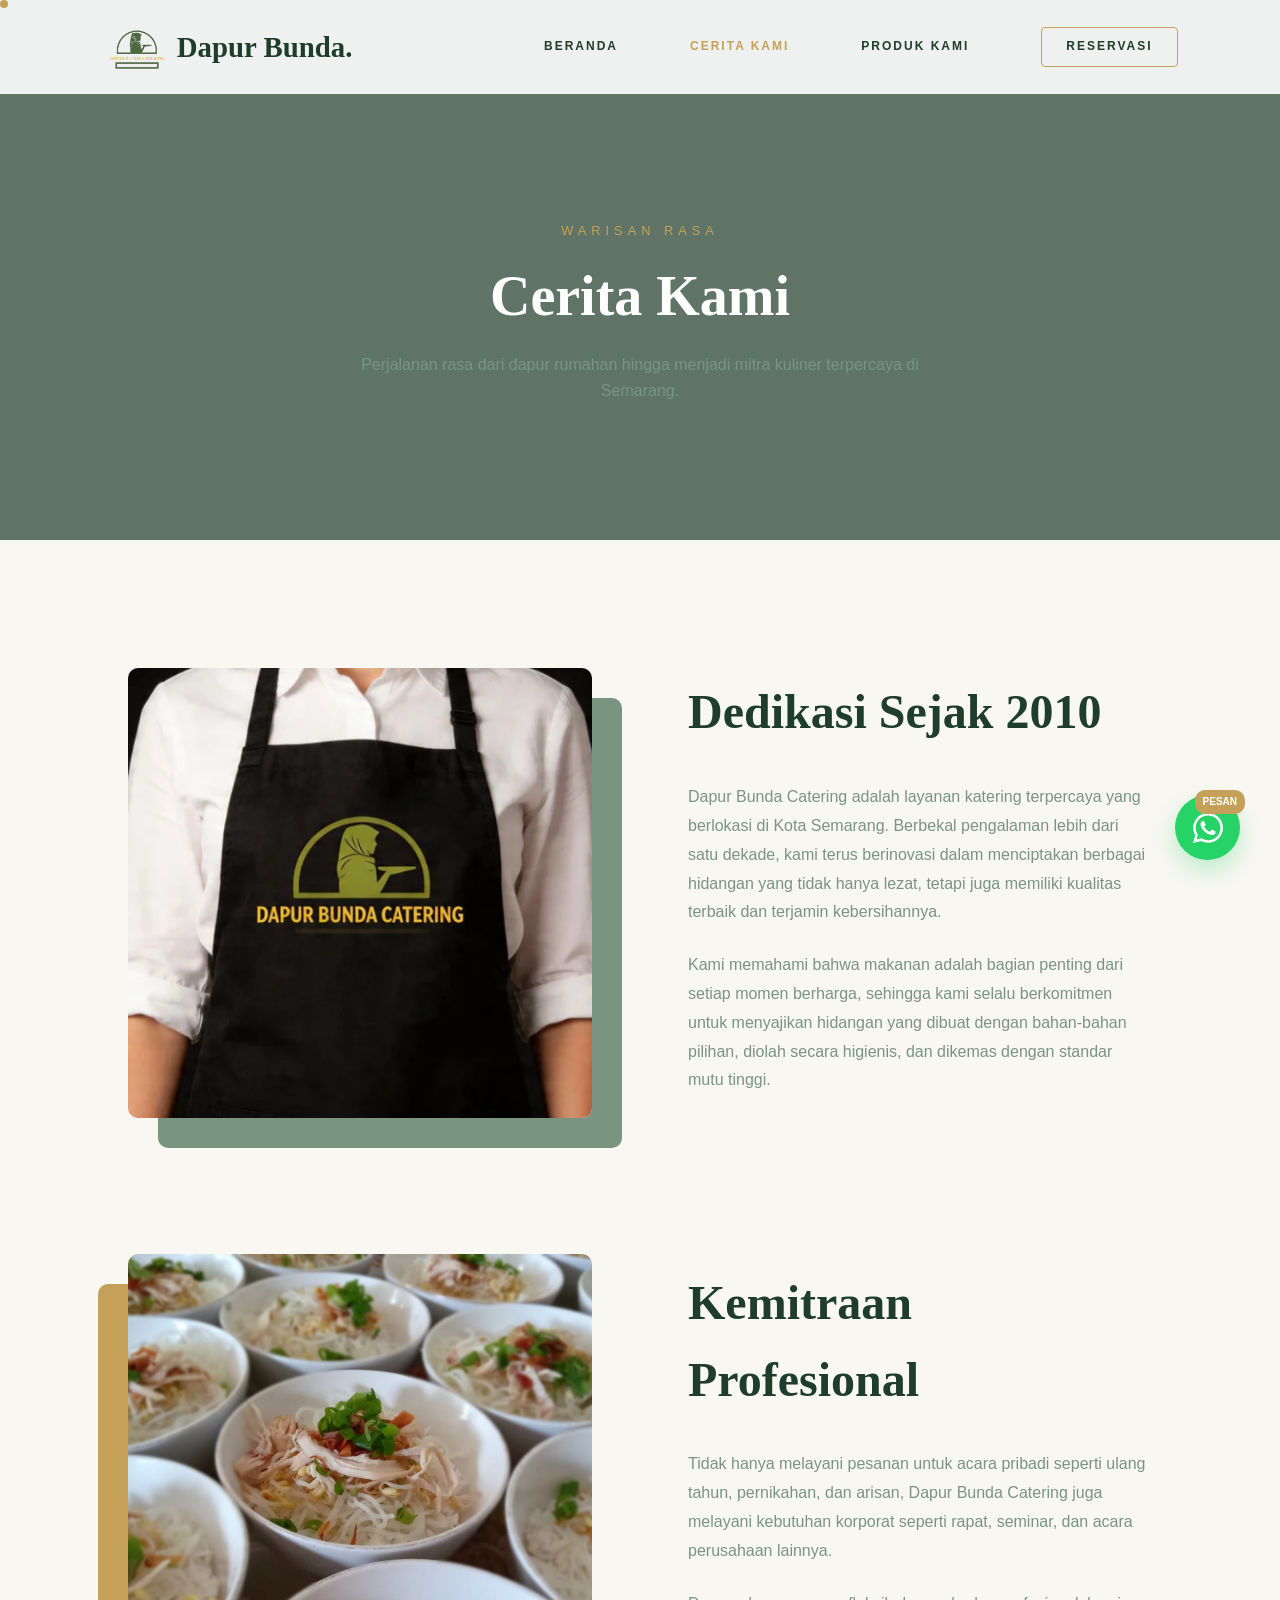
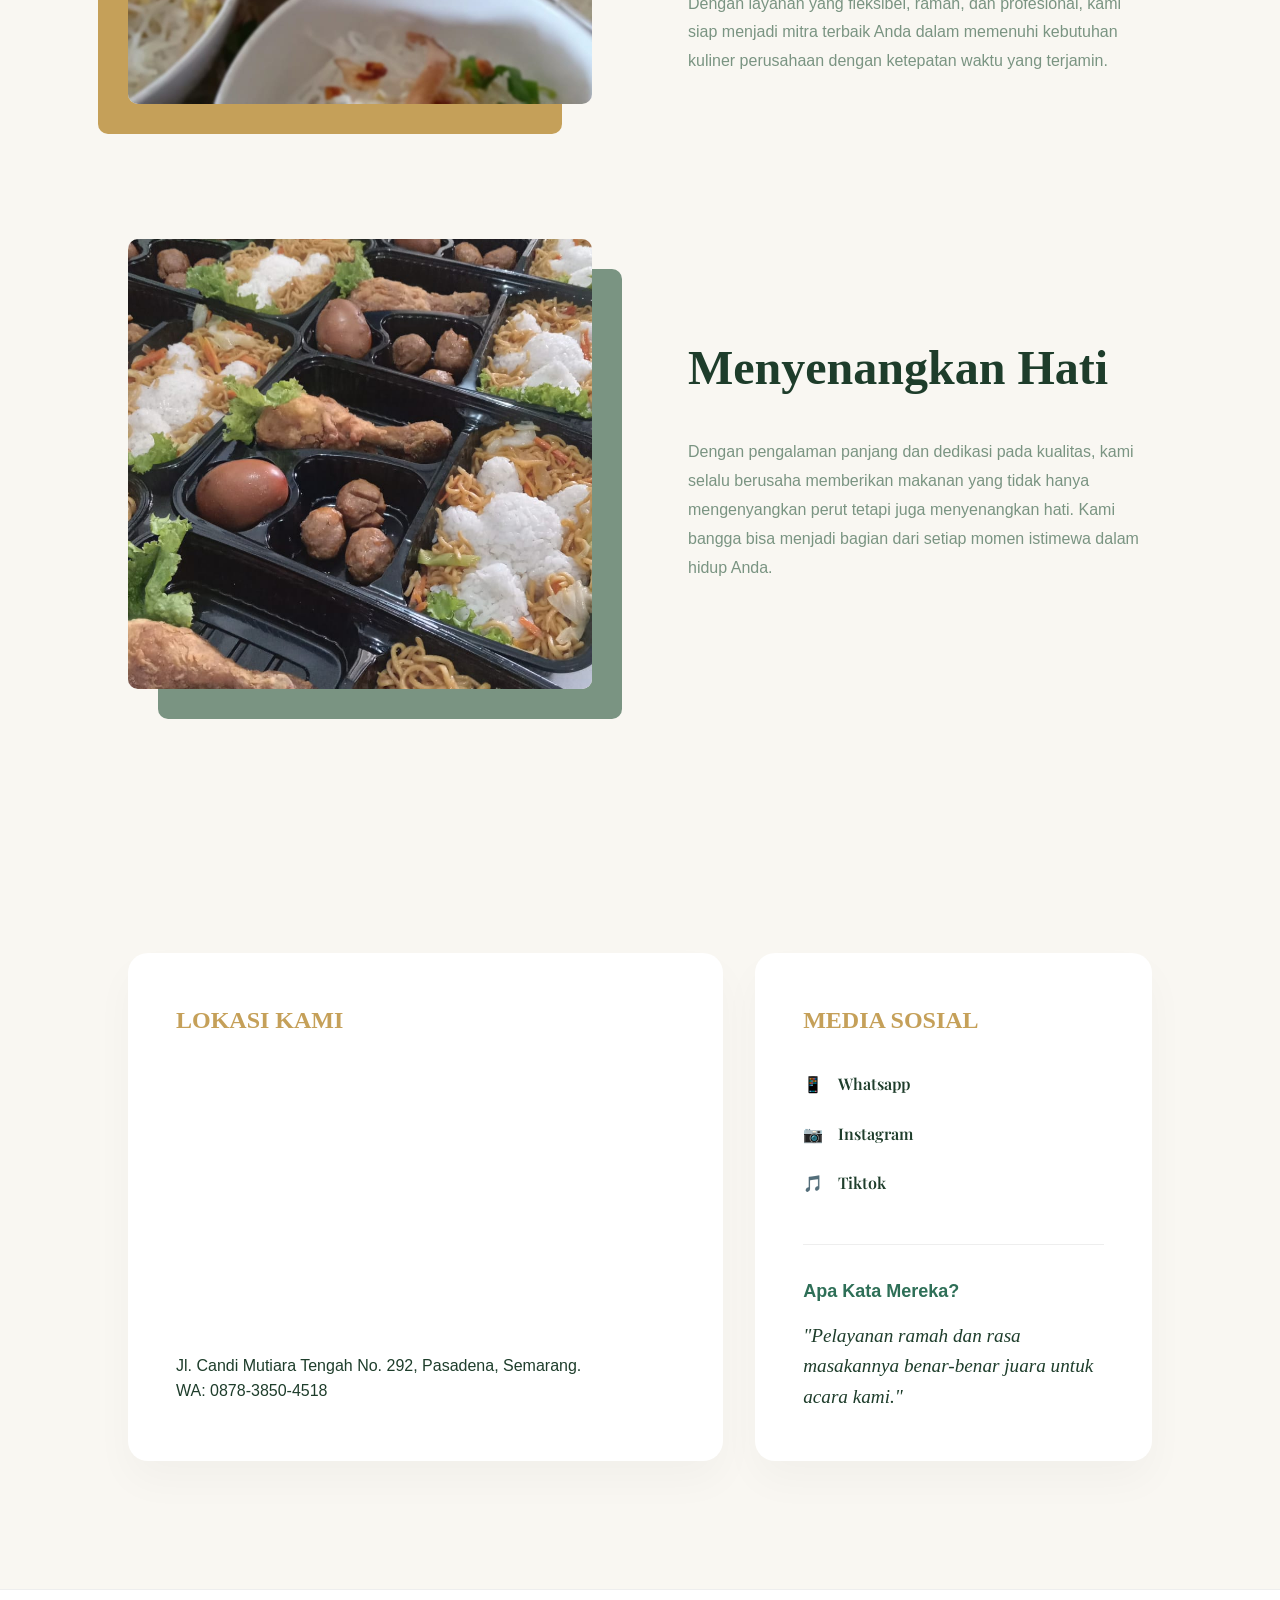
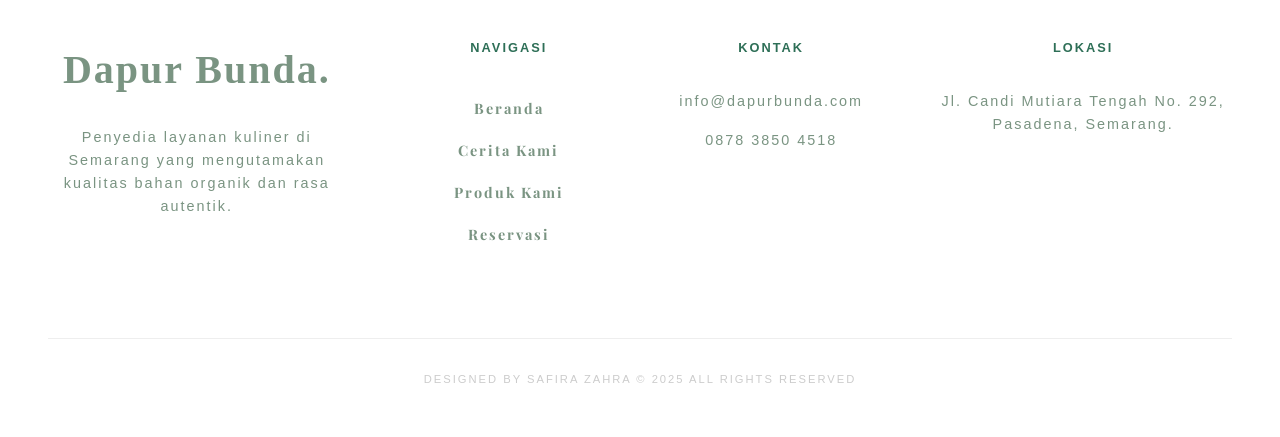
<file: Ceritakami.html>
<!DOCTYPE html>
<html lang="en">
<head>
    <meta charset="UTF-8">
    <meta name="viewport" content="width=device-width, initial-scale=1.0">
    <title>Catering Dapur Bunda Semarang</title>
    <link rel="stylesheet" href="Style/main.css">
    <script src="Java.js" defer></script>

    <!--Internal CSS
    <style>
        .fitur{
            background: lightcyan;
        }
    </style>
    Internal CSS-->

</head>

<body>
    <div class="custom-dot" id="dot"></div>
<!-- Navigasi -->
<nav id="navbar">
    <a href="#" class="logo">
        <img src="images/Logo.png" alt="Logo Dapur Bunda" class="nav-logo-img">
        Dapur Bunda.</a>
    <div class="nav-links">
        <a href="index.html">Beranda</a>
        <a href="Ceritakami.html" class="active">Cerita Kami</a>
        <a href="Produkkami.html">Produk Kami</a>
        <a href="Reservasi.html" class="nav-cta">Reservasi</a>
    </div>
</nav>

<!-- Header Halaman -->
<header class="page-header">
    <div class="header-content">
        <span class="sub-title">WARISAN RASA</span>
        <h1>Cerita Kami</h1>
        <p>Perjalanan rasa dari dapur rumahan hingga menjadi mitra kuliner terpercaya di Semarang.</p>
    </div>
</header>

<!-- Konten Utama: Perjalanan Kami -->
<section class="story-section">
    <div class="story-container">
        <!-- Blok 1: Sejarah -->
        <div class="story-row">
            <div class="story-image" data-aos="fade-up">
                <div class="organic-blob"></div>
                <img src="images\Screenshot 2026-04-23 002659.png">
            </div>
            <div class="story-text">
                <h2>Dedikasi Sejak 2010</h2>
                <p>Dapur Bunda Catering adalah layanan katering terpercaya yang berlokasi di Kota Semarang. Berbekal pengalaman lebih dari satu dekade, kami terus berinovasi dalam menciptakan berbagai hidangan yang tidak hanya lezat, tetapi juga memiliki kualitas terbaik dan terjamin kebersihannya.</p>
                <p>Kami memahami bahwa makanan adalah bagian penting dari setiap momen berharga, sehingga kami selalu berkomitmen untuk menyajikan hidangan yang dibuat dengan bahan-bahan pilihan, diolah secara higienis, dan dikemas dengan standar mutu tinggi.</p>
            </div>
        </div>

        <!-- Blok 2: Korporat & Fleksibilitas (Layout Terbalik) -->
        <div class="story-row reverse">
            <div class="story-text">
                <h2>Kemitraan Profesional</h2>
                <p>Tidak hanya melayani pesanan untuk acara pribadi seperti ulang tahun, pernikahan, dan arisan, Dapur Bunda Catering juga melayani kebutuhan korporat seperti rapat, seminar, dan acara perusahaan lainnya.</p>
                <p>Dengan layanan yang fleksibel, ramah, dan profesional, kami siap menjadi mitra terbaik Anda dalam memenuhi kebutuhan kuliner perusahaan dengan ketepatan waktu yang terjamin.</p>
            </div>
            <div class="story-image">
                <img src="images/Soto 1.jpeg" alt="Layanan Korporat Dapur Bunda">
            </div>
        </div>

        <!-- Blok 3: Komitmen Hati -->
        <div class="story-row">
            <div class="story-image">
                <img src="images/Nasi Box1.jpeg" alt="Dedikasi Kualitas">
            </div>
            <div class="story-text">
                <h2>Menyenangkan Hati</h2>
                <p>Dengan pengalaman panjang dan dedikasi pada kualitas, kami selalu berusaha memberikan makanan yang tidak hanya mengenyangkan perut tetapi juga menyenangkan hati. Kami bangga bisa menjadi bagian dari setiap momen istimewa dalam hidup Anda.</p>
            </div>
        </div>
    </div>
</section>

<!-- Section Lokasi & Sosial Media -->
<section class="contact-box-section">
    <div class="contact-grid">
        <div class="contact-card map-card">
            <h3>LOKASI KAMI</h3>
            <div class="map-wrapper">
                <iframe 
                    src="https://www.google.com/maps/embed?pb=!1m18!1m12!1m3!1d3011.257253373367!2d110.3714638!3d-7.008158999999995!2m3!1f0!2f0!3f0!3m2!1i1024!2i768!4f13.1!3m3!1m2!1s0x2e708afb4cdadc65%3A0x2237e89f52346a37!2sDapur%20Bunda%20Catering!5e1!3m2!1sid!2sid!4v1737361337989!5m2!1sid!2sid"
                    width="100%" height="250" style="border:0;" allowfullscreen="" loading="lazy"></iframe>
            </div>
            <p class="address">Jl. Candi Mutiara Tengah No. 292, Pasadena, Semarang.</p>
            <p class="phone">WA: 0878-3850-4518</p>
        </div>
        <div class="contact-card social-card">
            <h3>MEDIA SOSIAL</h3>
            <ul class="social-links">
                <li><a href="https://wa.me/6287838504518"><span>📱</span> Whatsapp</a></li>
                <li><a href="https://www.instagram.com/dapur_bunda_cetering_semarang/"><span>📷</span> Instagram</a></li>
                <li><a href="https://www.tiktok.com/@dapurbundasemarang?lang=id-ID"><span>🎵</span> Tiktok</a></li>
            </ul>
            <div class="testimonial-teaser">
                <h4>Apa Kata Mereka?</h4>
                <p>"Pelayanan ramah dan rasa masakannya benar-benar juara untuk acara kami."</p>
            </div>
        </div>
    </div>
</section>

    <footer>
        <div class="footer-main">
            <div class="footer-col">
                <div class="footer-logo">Dapur Bunda.</div>
                <p style="font-size: 0.9rem; color: var(--sage);">Penyedia layanan kuliner di Semarang yang mengutamakan kualitas bahan organik dan rasa autentik.</p>
            </div>
            <div class="footer-col">
                <h4 style="margin-bottom: 2rem; font-size: 0.8rem; letter-spacing: 2px;">NAVIGASI</h4>
                <ul style="list-style: none; font-size: 0.9rem; line-height: 2.5;">
                    <li><a href="Beranda.html" style="text-decoration: none; color: var(--sage);">Beranda</a></li>
                    <li><a href="Ceritakami.html" style="text-decoration: none; color: var(--sage);">Cerita Kami</a></li>
                    <li><a href="Produkkami.html" style="text-decoration: none; color: var(--sage);">Produk Kami</a></li>
                    <li><a href="Reservasi.html" style="text-decoration: none; color: var(--sage);">Reservasi</a></li>
                </ul>
            </div>
            <div class="footer-col">
                <h4 style="margin-bottom: 2rem; font-size: 0.8rem; letter-spacing: 2px;">KONTAK</h4>
                <p style="font-size: 0.9rem; color: var(--sage); margin-bottom: 1rem;">info@dapurbunda.com</p>
                <p style="font-size: 0.9rem; color: var(--sage);">0878 3850 4518</p>
            </div>
            <div class="footer-col">
                <h4 style="margin-bottom: 2rem; font-size: 0.8rem; letter-spacing: 2px;">LOKASI</h4>
                <p style="font-size: 0.9rem; color: var(--sage);">Jl. Candi Mutiara Tengah No. 292, Pasadena, Semarang.</p>
            </div>
        </div>
        <div style="text-align: center; border-top: 1px solid #eee; padding-top: 2rem; color: #ccc; font-size: 0.7rem; letter-spacing: 2px;">
            DESIGNED BY SAFIRA ZAHRA &copy; 2025 ALL RIGHTS RESERVED
        </div>
    </footer>

    <a href="https://wa.me/6287838504518" class="wa-float">
        <span class="wa-badge">PESAN</span>
        <svg width="30" height="30" fill="currentColor" viewBox="0 0 24 24"><path d="M17.472 14.382c-.297-.149-1.758-.867-2.03-.967-.273-.099-.471-.148-.67.15-.197.297-.767.966-.94 1.164-.173.199-.347.223-.644.075-.297-.15-1.255-.463-2.39-1.475-.883-.788-1.48-1.761-1.653-2.059-.173-.297-.018-.458.13-.606.134-.133.298-.347.446-.52.149-.174.198-.298.298-.497.099-.198.05-.371-.025-.52-.075-.149-.669-1.612-.916-2.207-.242-.579-.487-.5-.669-.51-.173-.008-.371-.01-.57-.01-.198 0-.52.074-.792.372-.272.297-1.04 1.016-1.04 2.479 0 1.462 1.065 2.875 1.213 3.074.149.198 2.096 3.2 5.077 4.487.709.306 1.262.489 1.694.625.712.227 1.36.195 1.871.118.571-.085 1.758-.719 2.006-1.413.248-.694.248-1.289.173-1.413-.074-.124-.272-.198-.57-.347m-5.421 7.403h-.004a9.87 9.87 0 01-5.031-1.378l-.361-.214-3.741.982.998-3.648-.235-.374a9.86 9.86 0 01-1.51-5.26c.001-5.45 4.436-9.884 9.888-9.884 2.64 0 5.122 1.03 6.988 2.898a9.825 9.825 0 012.893 6.994c-.003 5.45-4.437 9.884-9.885 9.884m8.413-18.297A11.815 11.815 0 0012.05 0C5.495 0 .16 5.335.157 11.892c0 2.096.547 4.142 1.588 5.945L.057 24l6.305-1.654a11.882 11.882 0 005.683 1.448h.005c6.554 0 11.89-5.335 11.893-11.893a11.821 11.821 0 00-3.48-8.413z"/></svg>
    </a>

</body>
</html>
</file>
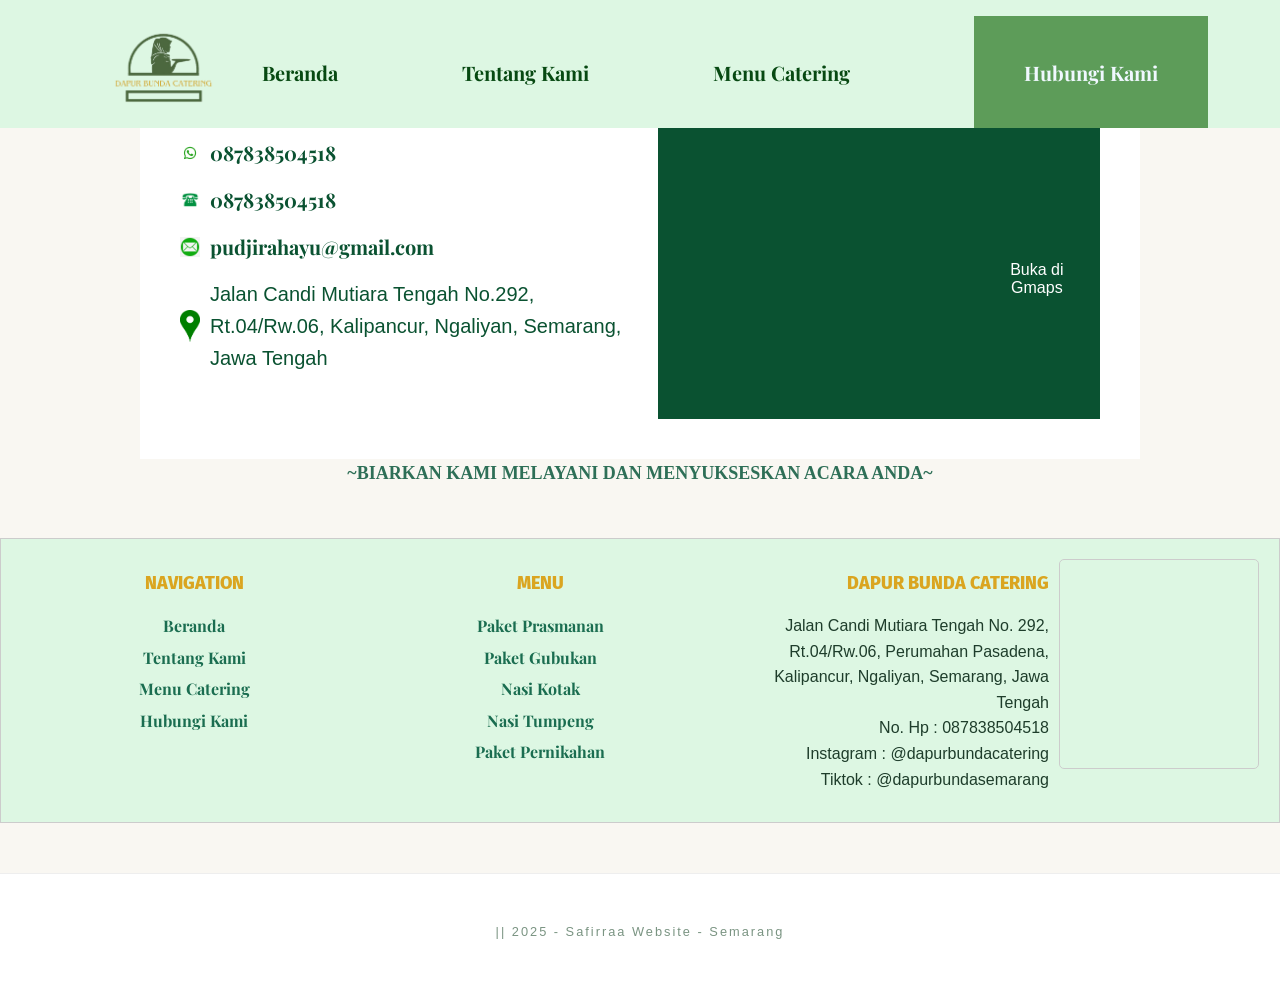
<file: Hubungi Kami.html>
<!DOCTYPE html>
<html lang="en">
<head>
    <meta charset="UTF-8">
    <meta name="viewport" content="width=device-width, initial-scale=1.0">
    <title>Hubungi kami - Catering Dapur Bunda Semarang</title>
    <link rel="stylesheet" href="Style/main.css">
    <!--Internal CSS
    <style>
        .fitur{
            background: lightcyan;
        }
    </style>
    Internal CSS-->

</head>
<body>
    <nav class="header">
        <div class="container">
            <p class="logo">
                <img height="80" src="images/Logo.png" alt="Foto Logo">
            </p>
            <ul class="navigation">
                <li>
                    <a href="index.html">Beranda</a>
                </li>
                <li>
                    <a href="Our Menu.html">Tentang Kami</a>
                </li>
                <li>
                    <a href="About Us.html">Menu Catering</a>
                </li>
                <li>
                    <a href="Hubungi Kami.html" class="highlight" style="color: aliceblue;">Hubungi Kami</a>
                </li>
            </ul>
        </div>
    </nav>

    <div class="kelas-detail">
        <div class="contact">
            <h4>HUBUNGI KAMI</h4>
            <h2>DAPUR BUNDA CATERING</h2>
            <ul>
                <li><img src="images/—Pngtree—whatsapp icon whatsapp logo_3584844.png" alt="WhatsApp"> <a href="https://wa.me/6287838504518">087838504518</a></li>
                <li><img src="images/pngwing.com (1).png" alt="Telepon"> <a href="#">087838504518</a></li>
                <li><img src="images/letter-email-round-green-icon-transparent-png-70175169503464041wicjudps.png" alt="Email"> <a href="#">pudjirahayu@gmail.com</a></li>
                <li><img src="images/pngegg.png" alt="Alamat"> Jalan Candi Mutiara Tengah No.292, Rt.04/Rw.06, Kalipancur, Ngaliyan, Semarang, Jawa Tengah</li>
            </ul>
        </div>
        <div class="location">
            <h4>LOKASI KAMI</h4>
            <h2>DAPUR BUNDA CATERING</h2>
            <div class="map">
                <iframe 
                src="https://www.google.com/maps/embed?pb=!1m18!1m12!1m3!1d3011.257253373367!2d110.3714638!3d-7.008158999999995!2m3!1f0!2f0!3f0!3m2!1i1024!2i768!4f13.1!3m3!1m2!1s0x2e708afb4cdadc65%3A0x2237e89f52346a37!2sDapur%20Bunda%20Catering!5e1!3m2!1sid!2sid!4v1737361337989!5m2!1sid!2sid"
                width = "400" 
                height="280" 
                style="border:0;" 
                allowfullscreen="" 
                loading="lazy" 
                referrerpolicy="no-referrer-when-downgrade">
            </iframe>
            <button onclick="window.open('https://www.google.com/maps/embed?pb=!1m18!1m12!1m3!1d3011.257253373367!2d110.3714638!3d-7.008158999999995!2m3!1f0!2f0!3f0!3m2!1i1024!2i768!4f13.1!3m3!1m2!1s0x2e708afb4cdadc65%3A0x2237e89f52346a37!2sDapur%20Bunda%20Catering!5e1!3m2!1sid!2sid!4v1737361337989!5m2!1sid!2sid', '_blank')">Buka di Gmaps</button>
            </div>
        </div>
    </div>

    <div class="tagline">
        <h3>~BIARKAN KAMI MELAYANI DAN MENYUKSESKAN ACARA ANDA~</h3>
    </div>

    <div class="containerr">
        <div class="section">
            <h3>NAVIGATION</h3>
            <ul>
                <li><a href="index.html">Beranda</a></li>
                <li><a href="Tentang Kami.html">Tentang Kami</a></li>
                <li><a href="#">Menu Catering</a></li>
                <li><a href="Hubungi Kami.html">Hubungi Kami</a></li>
            </ul>
        </div>

        <div class="section">
            <h3>MENU</h3>
            <ul>
                <li><a href="#">Paket Prasmanan</a></li>
                <li><a href="#">Paket Gubukan</a></li>
                <li><a href="#">Nasi Kotak</a></li>
                <li><a href="#">Nasi Tumpeng</a></li>
                <li><a href="#">Paket Pernikahan</a></li>
            </ul>
        </div>

        <div class="section alamat">
            <h3>DAPUR BUNDA CATERING</h3>
            <p>Jalan Candi Mutiara Tengah No. 292, Rt.04/Rw.06, Perumahan Pasadena, Kalipancur, Ngaliyan, Semarang, Jawa Tengah</p>
            <p>No. Hp : 087838504518 <br>Instagram : @dapurbundacatering <br>Tiktok : @dapurbundasemarang</p>
        </div>

        <div class="map-containerr">
            <iframe 
                src="https://www.google.com/maps/embed?pb=!1m18!1m12!1m3!1d3011.257253373367!2d110.3714638!3d-7.008158999999995!2m3!1f0!2f0!3f0!3m2!1i1024!2i768!4f13.1!3m3!1m2!1s0x2e708afb4cdadc65%3A0x2237e89f52346a37!2sDapur%20Bunda%20Catering!5e1!3m2!1sid!2sid!4v1737361337989!5m2!1sid!2sid"
                width = "200" 
                height="210" 
                style="border:0;" 
                allowfullscreen="" 
                loading="lazy" 
                referrerpolicy="no-referrer-when-downgrade">
            </iframe>
        </div>
    </div>

    <footer>
        <p>|| 2025 - Safirraa Website - Semarang</p>
    </footer>

    
</body>
</html>
</file>
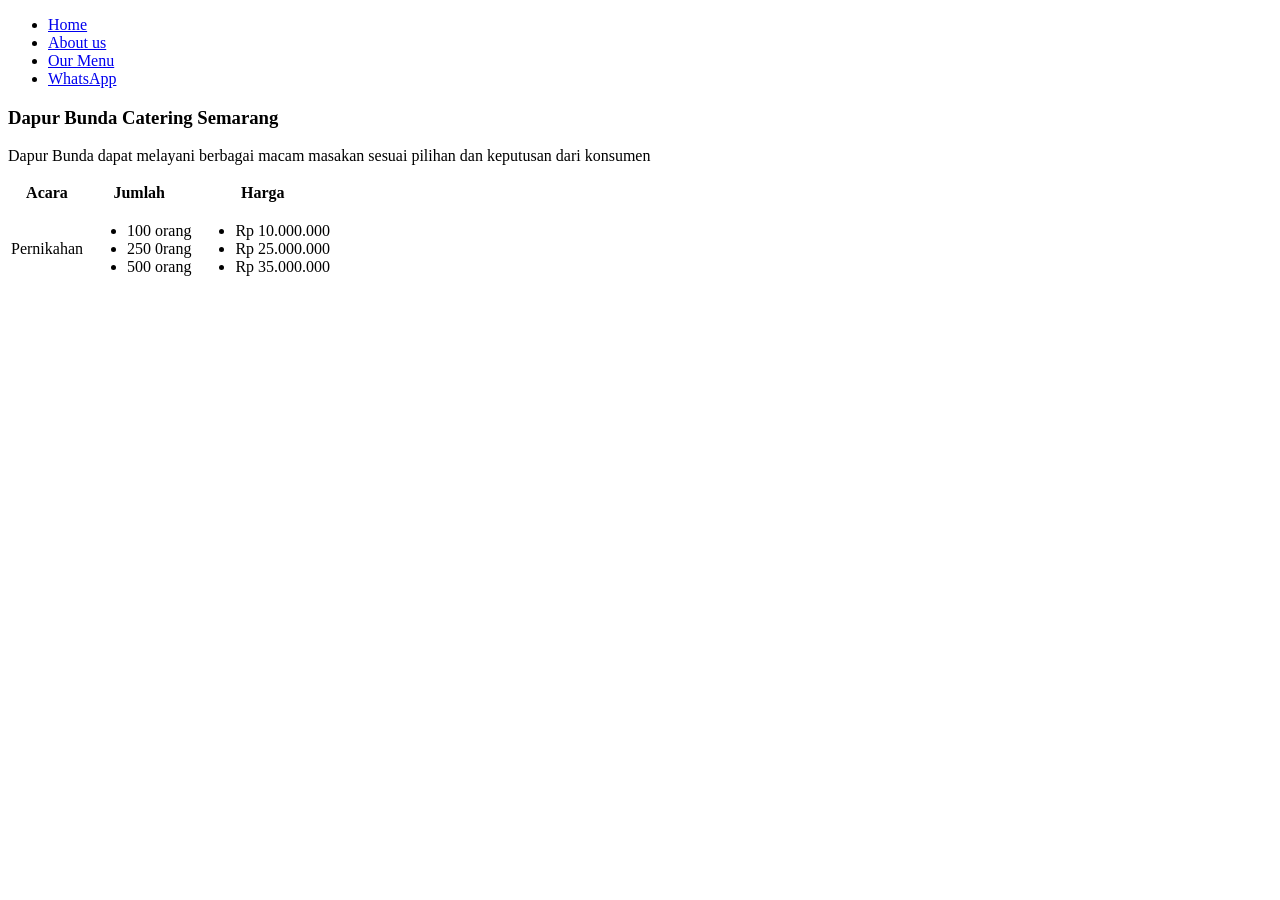
<file: Our Menu.html>
<!DOCTYPE html>
<html lang="en">
<head>
    <meta charset="UTF-8">
    <meta name="viewport" content="width=device-width, initial-scale=1.0">
    <title>Our Menu - Catering Dapur Bunda Semarang</title>
</head>
<body>
    <nav>
        <ul>
            <li>
                <a href="index.html">Home</a>
            </li>
            <li>
                <a href="About Us.html">About us</a>
            </li>
            <li>
                <a href="Our Menu.html">Our Menu</a>
            </li>
            <li>
                <a href="g">WhatsApp</a>
            </li>
        </ul>

    <section>
        <div>
            <h1>Dapur Bunda Catering Semarang</h1>
            <p>Dapur Bunda dapat melayani berbagai macam masakan sesuai pilihan dan keputusan dari konsumen</p>
        </div>

        <div>
            <table>
                <tr>
                    <th>
                        Acara
                    </th>
                    <th>
                        Jumlah
                    </th>
                    <th>
                        Harga
                    </th>
                </tr>
                 <tr>
                    <td>
                        Pernikahan
                    </td>
                    <td>
                        <ul>
                            <li>
                                100 orang
                            </li>
                            <li>
                                250 0rang
                            </li>
                            <li>
                                500 orang
                            </li>
                        </ul>
                    </td>
                    <td>
                        <ul>
                            <li>
                                Rp 10.000.000
                            </li>
                            <li>
                                Rp 25.000.000
                            </li>
                            <li>
                                Rp 35.000.000
                            </li>
                        </ul>
                    </td>
                 </tr>
            </table>
        </div>
        
    </section>
</body>
</html>
</file>
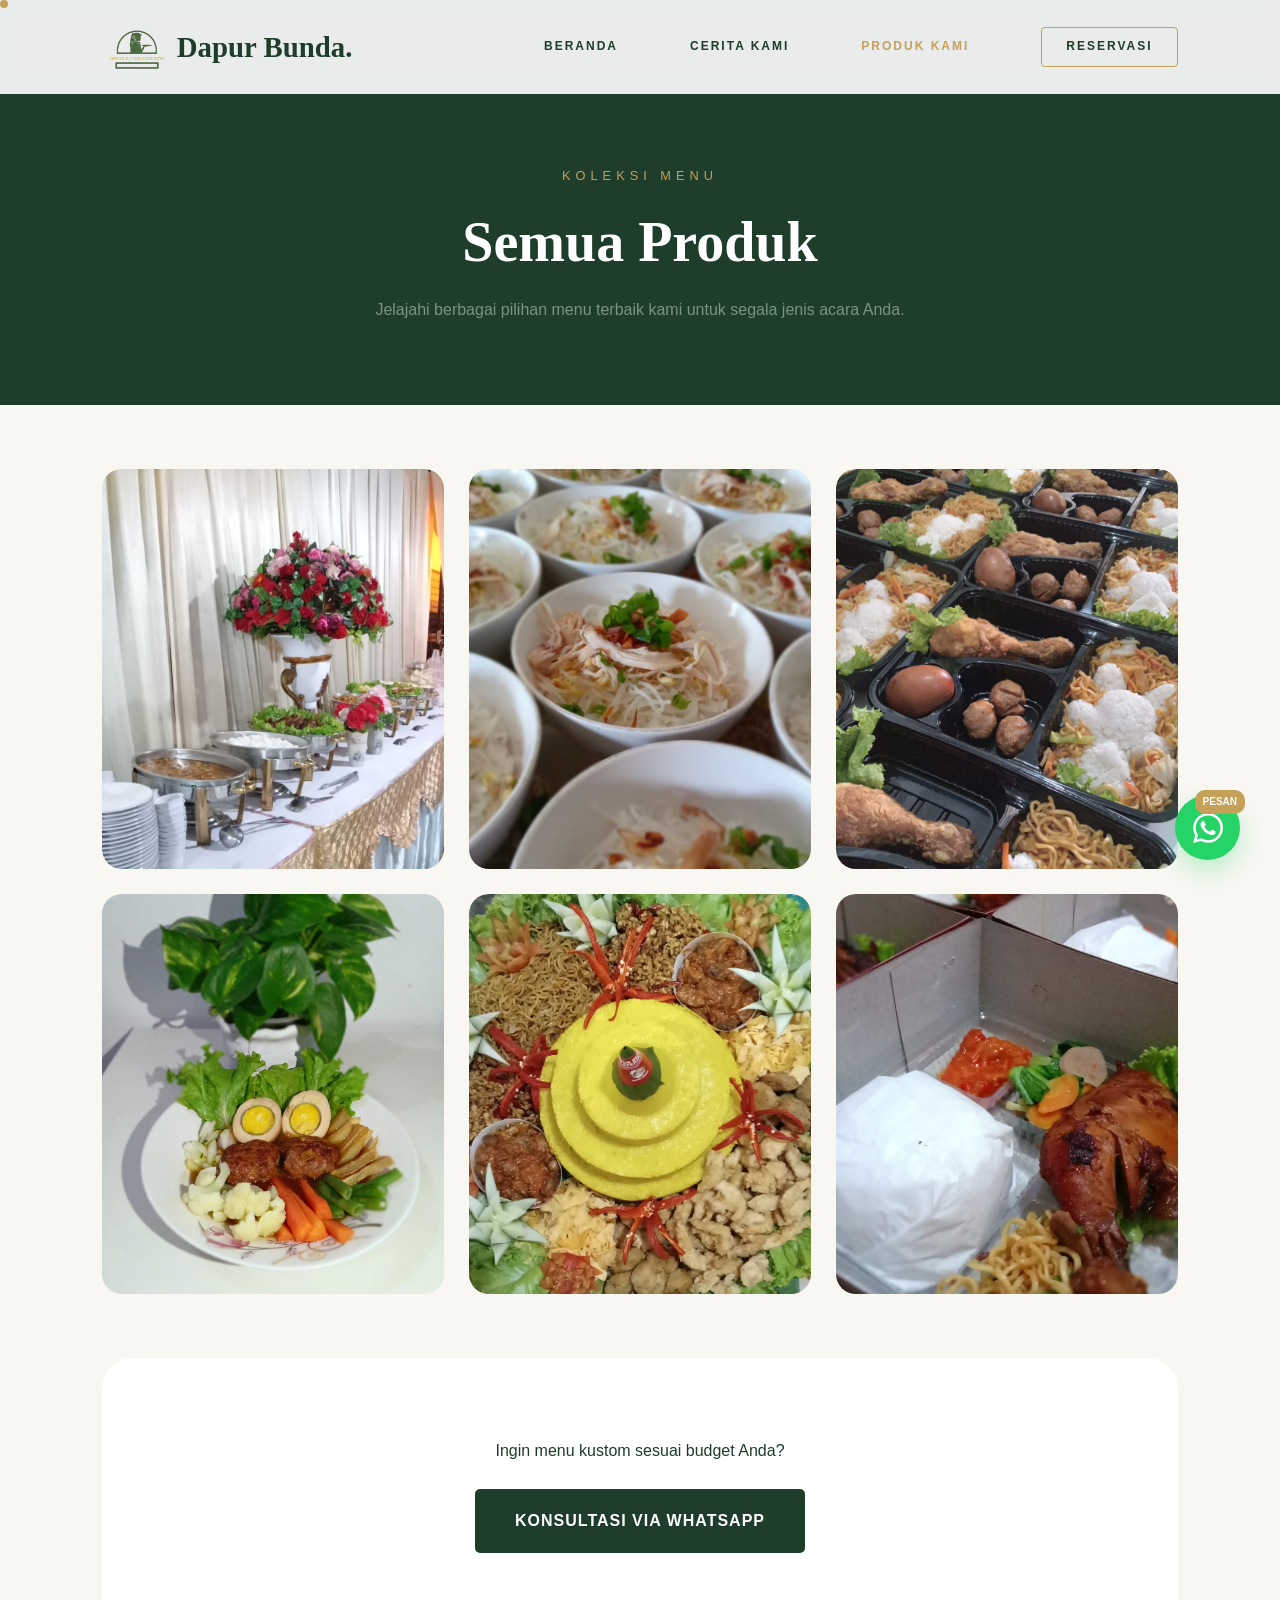
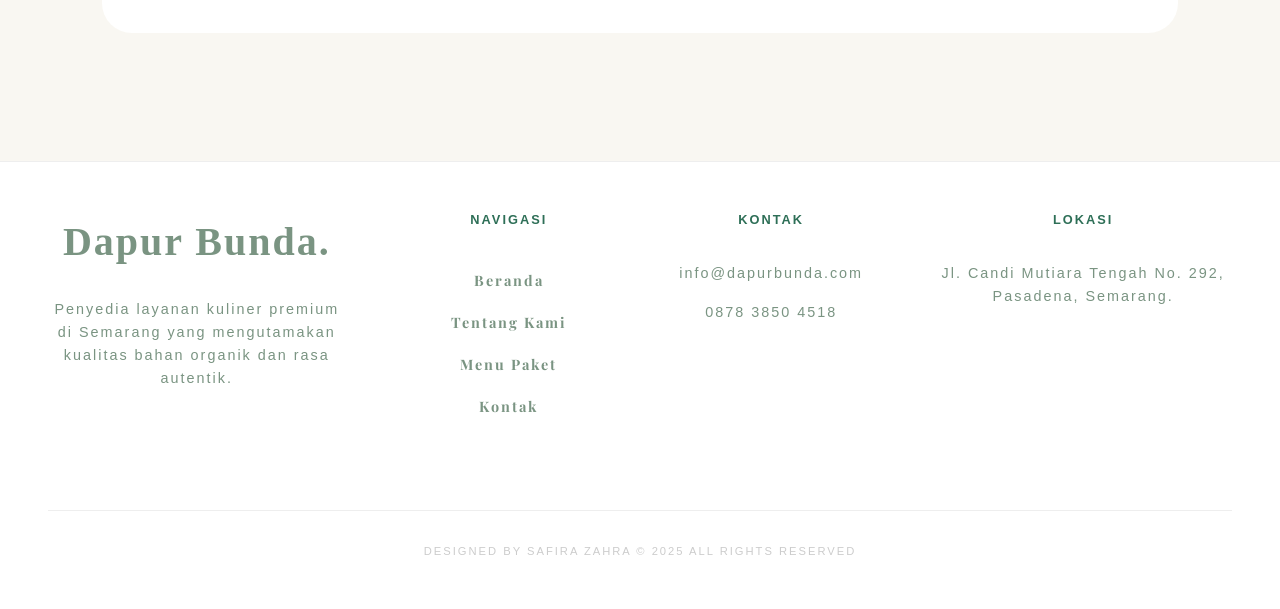
<file: Produkkami.html>
<!DOCTYPE html>
<html lang="en">
<head>
    <meta charset="UTF-8">
    <meta name="viewport" content="width=device-width, initial-scale=1.0">
    <title>Catering Dapur Bunda Semarang</title>
    <link rel="stylesheet" href="Style/main.css">
    <script src="Java.js" defer></script>

    <!--Internal CSS
    <style>
        .fitur{
            background: lightcyan;
        }
    </style>
    Internal CSS-->

</head>

<body>

   <!-- Kursor Kustom -->
<div class="custom-dot" id="dot"></div>

<!-- Navigasi Utama -->
<nav id="navbar">
    <a href="#" class="logo">
        <img src="images/Logo.png" alt="Logo Dapur Bunda" class="nav-logo-img">
        Dapur Bunda.</a>
    <div class="nav-links">
        <a href="index.html">Beranda</a>
        <a href="Ceritakami.html">Cerita Kami</a>
        <a href="Produkkami.html" class="active">Produk Kami</a>
        <a href="Reservasi.html" class="nav-cta">Reservasi</a>
    </div>
</nav>

<!-- Header Galeri Statis -->
<header class="gallery-header">
    <div class="header-content">
        <span class="sub-title">KOLEKSI MENU</span>
        <h1 id="page-title">Semua Produk</h1>
        <p id="page-desc">Jelajahi berbagai pilihan menu terbaik kami untuk segala jenis acara Anda.</p>
    </div>
</header>


<section class="gallery-section">
    <!-- Filter Kategori -->
    <!--<div class="filter-container">
        <button class="filter-btn active" data-category="all">SEMUA</button>
        <button class="filter-btn" data-category="prasmanan">PRASMANAN</button>
        <button class="filter-btn" data-category="tumpeng">TUMPENG</button>
        <button class="filter-btn" data-category="nasikotak">NASI KOTAK</button>
        <button class="filter-btn" data-category="nasikuning">NASI KUNING</button>
        <button class="filter-btn" data-category="gubukan">GUBUKAN</button>
    </div>-->

    <!-- Grid Produk -->
    <div class="product-grid" id="productGrid">
        <!-- Prasmanan -->
        <div class="product-item prasmanan">
            <img src="images/Prasmanan 1.jpeg" alt="Prasmanan Mewah">
            <div class="item-overlay">
                <span>PRASMANAN</span>
                <h3>Paket Royal Buffet</h3>
            </div>
        </div>

        <!-- Tumpeng -->
        <div class="product-item tumpeng">
            <img src="images/Soto 1.jpeg" alt="Tumpeng Tradisional">
            <div class="item-overlay">
                <span>Gubukan</span>
                <h3>Gubukan Soto Ayam Spesial</h3>
            </div>
        </div>

        <!-- Nasi Kotak -->
        <div class="product-item nasikotak">
            <img src="images/Nasi Box1.jpeg" alt="Nasi Kotak">
            <div class="item-overlay">
                <span>Bento Box</span>
                <h3>Premium Bento Box Bear</h3>
            </div>
        </div>

        <!-- Nasi Kuning -->
        <div class="product-item nasikuning">
            <img src="images/Gubukan2.jpeg" alt="Nasi Kuning">
            <div class="item-overlay">
                <span>Gubukan</span>
                <h3>Gubukan Galantine Spesial</h3>
            </div>
        </div>

        <!-- Gubukan -->
        <div class="product-item gubukan">
            <img src="images/Tumpeng.jpeg" alt="Menu Gubukan">
            <div class="item-overlay">
                <span>Tumpeng</span>
                <h3>Tumpeng Nasi Kuning Spesial</h3>
            </div>
        </div>

        <!-- Prasmanan 2 -->
        <div class="product-item prasmanan">
            <img src="images/Screenshot 2026-04-23 004132.png" alt="Prasmanan Modern">
            <div class="item-overlay">
                <span>Nasi Kotak</span>
                <h3>Nasi Kotak Ayam Bakar</h3>
            </div>
        </div>
    </div>

    <!-- Panggilan Aksi (CTA) -->
    <div class="order-cta">
        <p>Ingin menu kustom sesuai budget Anda?</p>
        <a href="https://wa.me/6287838504518" class="main-cta-btn">KONSULTASI VIA WHATSAPP</a>
    </div>
</section>

<!-- Lightbox (Preview Gambar Besar) -->
<div id="lightbox" class="lightbox">
    <span class="close-lightbox">&times;</span>
    <img class="lightbox-content" id="lightboxImg">
</div>

    <footer>
        <div class="footer-main">
            <div class="footer-col">
                <div class="footer-logo">Dapur Bunda.</div>
                <p style="font-size: 0.9rem; color: var(--sage);">Penyedia layanan kuliner premium di Semarang yang mengutamakan kualitas bahan organik dan rasa autentik.</p>
            </div>
            <div class="footer-col">
                <h4 style="margin-bottom: 2rem; font-size: 0.8rem; letter-spacing: 2px;">NAVIGASI</h4>
                <ul style="list-style: none; font-size: 0.9rem; line-height: 2.5;">
                    <li><a href="#" style="text-decoration: none; color: var(--sage);">Beranda</a></li>
                    <li><a href="#" style="text-decoration: none; color: var(--sage);">Tentang Kami</a></li>
                    <li><a href="#" style="text-decoration: none; color: var(--sage);">Menu Paket</a></li>
                    <li><a href="#" style="text-decoration: none; color: var(--sage);">Kontak</a></li>
                </ul>
            </div>
            <div class="footer-col">
                <h4 style="margin-bottom: 2rem; font-size: 0.8rem; letter-spacing: 2px;">KONTAK</h4>
                <p style="font-size: 0.9rem; color: var(--sage); margin-bottom: 1rem;">info@dapurbunda.com</p>
                <p style="font-size: 0.9rem; color: var(--sage);">0878 3850 4518</p>
            </div>
            <div class="footer-col">
                <h4 style="margin-bottom: 2rem; font-size: 0.8rem; letter-spacing: 2px;">LOKASI</h4>
                <p style="font-size: 0.9rem; color: var(--sage);">Jl. Candi Mutiara Tengah No. 292, Pasadena, Semarang.</p>
            </div>
        </div>
        <div style="text-align: center; border-top: 1px solid #eee; padding-top: 2rem; color: #ccc; font-size: 0.7rem; letter-spacing: 2px;">
            DESIGNED BY SAFIRA ZAHRA &copy; 2025 ALL RIGHTS RESERVED
        </div>
    </footer>

    <a href="https://wa.me/6287838504518" class="wa-float">
        <span class="wa-badge">PESAN</span>
        <svg width="30" height="30" fill="currentColor" viewBox="0 0 24 24"><path d="M17.472 14.382c-.297-.149-1.758-.867-2.03-.967-.273-.099-.471-.148-.67.15-.197.297-.767.966-.94 1.164-.173.199-.347.223-.644.075-.297-.15-1.255-.463-2.39-1.475-.883-.788-1.48-1.761-1.653-2.059-.173-.297-.018-.458.13-.606.134-.133.298-.347.446-.52.149-.174.198-.298.298-.497.099-.198.05-.371-.025-.52-.075-.149-.669-1.612-.916-2.207-.242-.579-.487-.5-.669-.51-.173-.008-.371-.01-.57-.01-.198 0-.52.074-.792.372-.272.297-1.04 1.016-1.04 2.479 0 1.462 1.065 2.875 1.213 3.074.149.198 2.096 3.2 5.077 4.487.709.306 1.262.489 1.694.625.712.227 1.36.195 1.871.118.571-.085 1.758-.719 2.006-1.413.248-.694.248-1.289.173-1.413-.074-.124-.272-.198-.57-.347m-5.421 7.403h-.004a9.87 9.87 0 01-5.031-1.378l-.361-.214-3.741.982.998-3.648-.235-.374a9.86 9.86 0 01-1.51-5.26c.001-5.45 4.436-9.884 9.888-9.884 2.64 0 5.122 1.03 6.988 2.898a9.825 9.825 0 012.893 6.994c-.003 5.45-4.437 9.884-9.885 9.884m8.413-18.297A11.815 11.815 0 0012.05 0C5.495 0 .16 5.335.157 11.892c0 2.096.547 4.142 1.588 5.945L.057 24l6.305-1.654a11.882 11.882 0 005.683 1.448h.005c6.554 0 11.89-5.335 11.893-11.893a11.821 11.821 0 00-3.48-8.413z"/></svg>
    </a>

        
</body>
</html>
</file>
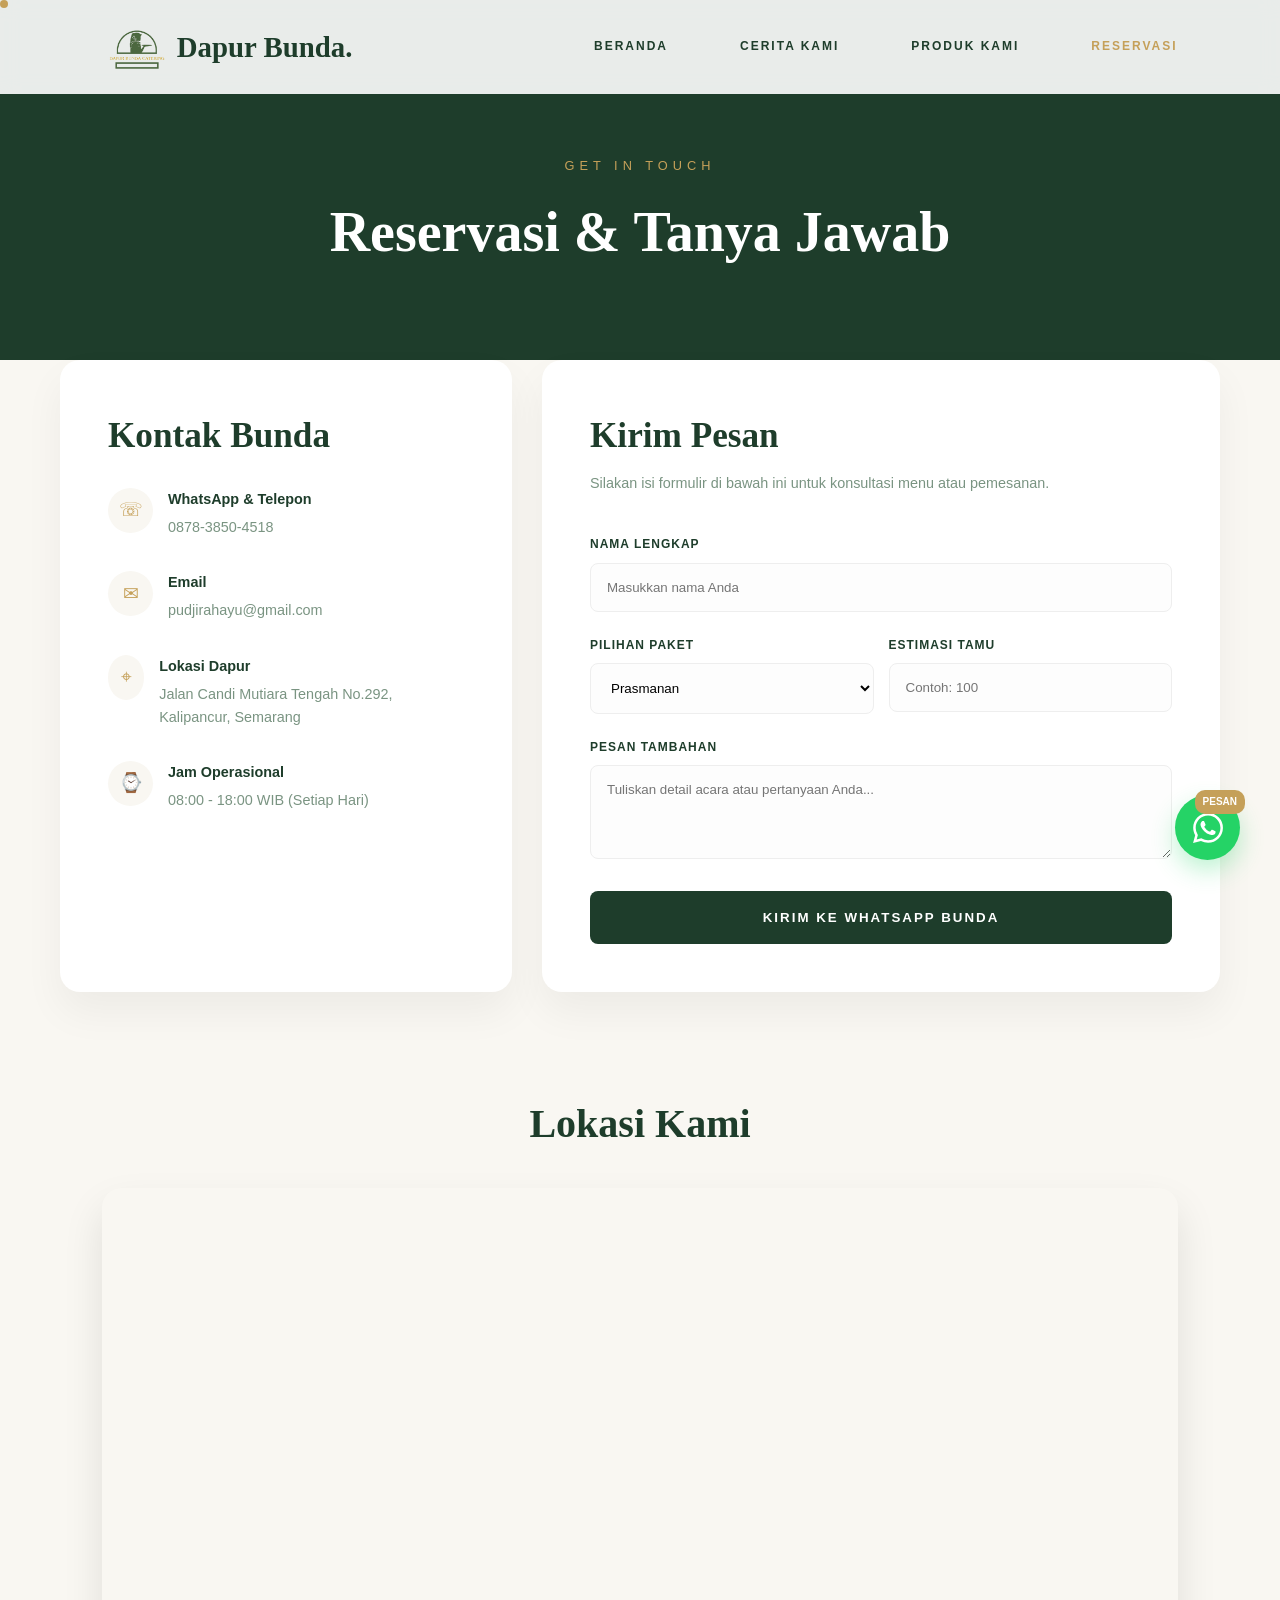
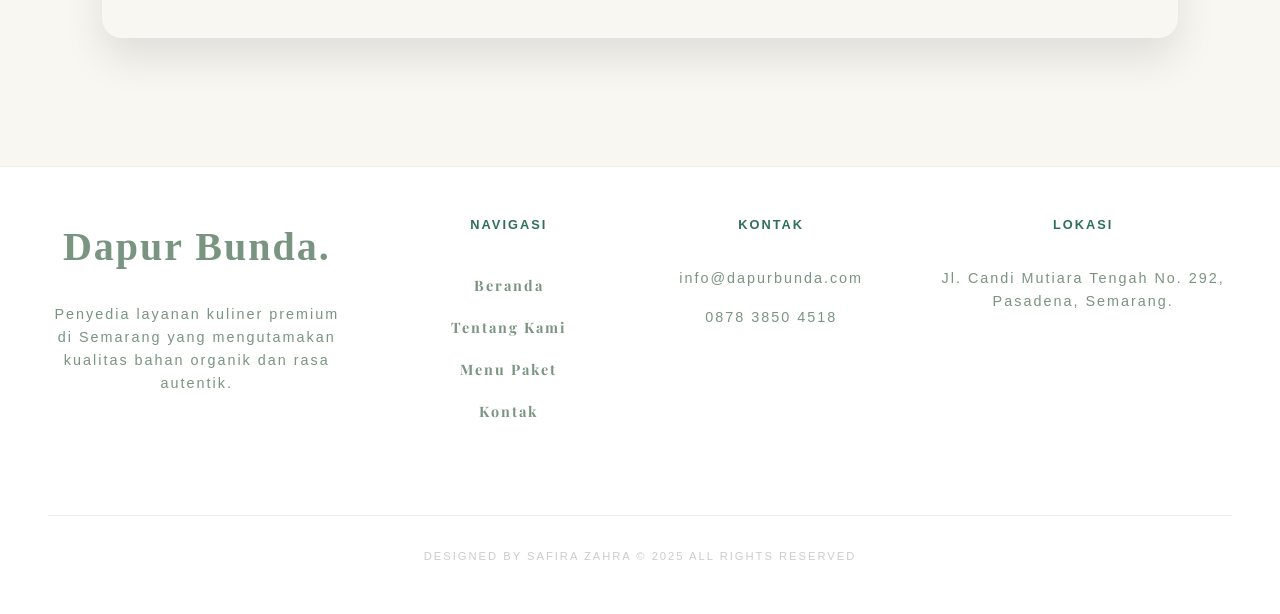
<file: Reservasi.html>
<!DOCTYPE html>
<html lang="en">
<head>
    <meta charset="UTF-8">
    <meta name="viewport" content="width=device-width, initial-scale=1.0">
    <title>Catering Dapur Bunda Semarang</title>
    <link rel="stylesheet" href="Style/main.css">
    <script src="Java.js" defer></script>

    <!--Internal CSS
    <style>
        .fitur{
            background: lightcyan;
        }
    </style>
    Internal CSS-->

</head>

<body>

    <div class="custom-dot" id="dot"></div>

    <nav id="navbar">
      <a href="#" class="logo">
        <img src="images/Logo.png" alt="Logo Dapur Bunda" class="nav-logo-img">
        Dapur Bunda.</a>
        <div class="nav-links">
            <a href="index.html">Beranda</a>
            <a href="Ceritakami.html">Cerita Kami</a>
            <a href="Produkkami.html">Produk Kami</a>
            <a href="#contact" style="color: var(--gold); font-weight: 700;">Reservasi</a>
        </div>
    </nav>

    <header class="contact-header">
        <div class="header-content">
            <span style="letter-spacing: 5px; font-size: 0.8rem; color: var(--gold);">GET IN TOUCH</span>
            <h1>Reservasi & Tanya Jawab</h1>
        </div>
    </header>

    <div class="contact-wrapper">
        <!-- Info Kontak -->
        <aside class="info-card">
            <h2>Kontak Bunda</h2>
            
            <div class="contact-item">
                <div class="icon">☏</div>
                <p><strong>WhatsApp & Telepon</strong> 0878-3850-4518</p>
            </div>

            <div class="contact-item">
                <div class="icon">✉</div>
                <p><strong>Email</strong> pudjirahayu@gmail.com</p>
            </div>

            <div class="contact-item">
                <div class="icon">⌖</div>
                <p><strong>Lokasi Dapur</strong> Jalan Candi Mutiara Tengah No.292, Kalipancur, Semarang</p>
            </div>

            <div class="contact-item">
                <div class="icon">⌚</div>
                <p><strong>Jam Operasional</strong> 08:00 - 18:00 WIB (Setiap Hari)</p>
            </div>
        </aside>

        <!-- Formulir Reservasi -->
        <main class="form-card">
            <h2>Kirim Pesan</h2>
            <p>Silakan isi formulir di bawah ini untuk konsultasi menu atau pemesanan.</p>
            
            <form id="orderForm">
                <div class="form-group">
                    <label>Nama Lengkap</label>
                    <input type="text" id="name" placeholder="Masukkan nama Anda" required>
                </div>
                
                <div style="display: grid; grid-template-columns: 1fr 1fr; gap: 15px;">
                    <div class="form-group">
                        <label>Pilihan Paket</label>
                        <select id="package">
                            <option value="Prasmanan">Prasmanan</option>
                            <option value="Nasi Kotak">Nasi Kotak</option>
                            <option value="Nasi Kuning">Nasi Kuning</option>
                            <option value="Tumpeng">Tumpeng</option>
                            <option value="Gubukan">Gubukan</option>
                        </select>
                    </div>
                    <div class="form-group">
                        <label>Estimasi Tamu</label>
                        <input type="number" id="guests" placeholder="Contoh: 100">
                    </div>
                </div>

                <div class="form-group">
                    <label>Pesan Tambahan</label>
                    <textarea id="message" rows="4" placeholder="Tuliskan detail acara atau pertanyaan Anda..."></textarea>
                </div>

                <button type="submit" class="submit-btn">KIRIM KE WHATSAPP BUNDA</button>
            </form>
        </main>
    </div>

    <section class="map-section">
        <h2 style="font-family: 'Cormorant Garamond', serif; text-align: center; font-size: 2.5rem; margin-bottom: 2rem;">Lokasi Kami</h2>
        <div class="map-container">
            <iframe 
                src="https://www.google.com/maps/embed?pb=!1m18!1m12!1m3!1d3011.257253373367!2d110.3714638!3d-7.008158999999995!2m3!1f0!2f0!3f0!3m2!1i1024!2i768!4f13.1!3m3!1m2!1s0x2e708afb4cdadc65%3A0x2237e89f52346a37!2sDapur%20Bunda%20Catering!5e1!3m2!1sid!2sid!4v1737361337989!5m2!1sid!2sid"
                width="100%" 
                height="100%" 
                style="border:0;" 
                allowfullscreen="" 
                loading="lazy">
            </iframe>
        </div>
    </section>

    <footer>
        <div class="footer-main">
            <div class="footer-col">
                <div class="footer-logo">Dapur Bunda.</div>
                <p style="font-size: 0.9rem; color: var(--sage);">Penyedia layanan kuliner premium di Semarang yang mengutamakan kualitas bahan organik dan rasa autentik.</p>
            </div>
            <div class="footer-col">
                <h4 style="margin-bottom: 2rem; font-size: 0.8rem; letter-spacing: 2px;">NAVIGASI</h4>
                <ul style="list-style: none; font-size: 0.9rem; line-height: 2.5;">
                    <li><a href="#" style="text-decoration: none; color: var(--sage);">Beranda</a></li>
                    <li><a href="#" style="text-decoration: none; color: var(--sage);">Tentang Kami</a></li>
                    <li><a href="#" style="text-decoration: none; color: var(--sage);">Menu Paket</a></li>
                    <li><a href="#" style="text-decoration: none; color: var(--sage);">Kontak</a></li>
                </ul>
            </div>
            <div class="footer-col">
                <h4 style="margin-bottom: 2rem; font-size: 0.8rem; letter-spacing: 2px;">KONTAK</h4>
                <p style="font-size: 0.9rem; color: var(--sage); margin-bottom: 1rem;">info@dapurbunda.com</p>
                <p style="font-size: 0.9rem; color: var(--sage);">0878 3850 4518</p>
            </div>
            <div class="footer-col">
                <h4 style="margin-bottom: 2rem; font-size: 0.8rem; letter-spacing: 2px;">LOKASI</h4>
                <p style="font-size: 0.9rem; color: var(--sage);">Jl. Candi Mutiara Tengah No. 292, Pasadena, Semarang.</p>
            </div>
        </div>
        <div style="text-align: center; border-top: 1px solid #eee; padding-top: 2rem; color: #ccc; font-size: 0.7rem; letter-spacing: 2px;">
            DESIGNED BY SAFIRA ZAHRA &copy; 2025 ALL RIGHTS RESERVED
        </div>
    </footer>

    <a href="https://wa.me/6287838504518" class="wa-float">
        <span class="wa-badge">PESAN</span>
        <svg width="30" height="30" fill="currentColor" viewBox="0 0 24 24"><path d="M17.472 14.382c-.297-.149-1.758-.867-2.03-.967-.273-.099-.471-.148-.67.15-.197.297-.767.966-.94 1.164-.173.199-.347.223-.644.075-.297-.15-1.255-.463-2.39-1.475-.883-.788-1.48-1.761-1.653-2.059-.173-.297-.018-.458.13-.606.134-.133.298-.347.446-.52.149-.174.198-.298.298-.497.099-.198.05-.371-.025-.52-.075-.149-.669-1.612-.916-2.207-.242-.579-.487-.5-.669-.51-.173-.008-.371-.01-.57-.01-.198 0-.52.074-.792.372-.272.297-1.04 1.016-1.04 2.479 0 1.462 1.065 2.875 1.213 3.074.149.198 2.096 3.2 5.077 4.487.709.306 1.262.489 1.694.625.712.227 1.36.195 1.871.118.571-.085 1.758-.719 2.006-1.413.248-.694.248-1.289.173-1.413-.074-.124-.272-.198-.57-.347m-5.421 7.403h-.004a9.87 9.87 0 01-5.031-1.378l-.361-.214-3.741.982.998-3.648-.235-.374a9.86 9.86 0 01-1.51-5.26c.001-5.45 4.436-9.884 9.888-9.884 2.64 0 5.122 1.03 6.988 2.898a9.825 9.825 0 012.893 6.994c-.003 5.45-4.437 9.884-9.885 9.884m8.413-18.297A11.815 11.815 0 0012.05 0C5.495 0 .16 5.335.157 11.892c0 2.096.547 4.142 1.588 5.945L.057 24l6.305-1.654a11.882 11.882 0 005.683 1.448h.005c6.554 0 11.89-5.335 11.893-11.893a11.821 11.821 0 00-3.48-8.413z"/></svg>
    </a>

        <script>
        document.getElementById('orderForm').addEventListener('submit', function(e) {
            e.preventDefault();
            
            // Ambil data input
            const name = document.getElementById('name').value;
            const package = document.getElementById('package').value;
            const guests = document.getElementById('guests').value || '-';
            const message = document.getElementById('message').value || '-';

            // Membuat teks pesan dengan format yang rapi
            const textRaw = `Halo Bunda! Saya *${name}* ingin tanya tentang katering.\n\n` +
                          `🍱 *Paket:* ${package}\n` +
                          `👥 *Estimasi:* ${guests} orang\n` +
                          `💬 *Pesan:* ${message}`;

            // Menggunakan encodeURIComponent untuk memastikan karakter aman
            const waText = encodeURIComponent(textRaw);
            
            // Nomor WhatsApp tujuan
            const phoneNumber = "6287838504518";
            
            // Menggunakan URL API WhatsApp yang lebih universal
            const finalLink = "https://api.whatsapp.com/send?phone=" + phoneNumber + "&text=" + waText;
            
            // Membuka tautan
            window.open(finalLink, '_blank');
        });
    </script>
        
</body>
</html>
</file>
<file: Style/main.css>
/*install fonts */
@font-face {
    font-family: fascinate;
    src: url('../fonts/FascinateInline-Regular.ttf');
}
@font-face {
    font-family: play;
    src: url('../fonts/PlayfairDisplay-VariableFont_wght.ttf');
}

@font-face {
    font-family: fira;
    src: url('../fonts/FiraSans-ExtraBold.ttf');
}

.body{
    margin: 0;
}

.container{
    width: 60%; 
    overflow: hidden;
}

.header{
    display: flex;
    justify-content: space-between;
    align-items: center;
    width: 100%;
    overflow: hidden;
    background: #ddf7e3;
    box-sizing: border-box;
} 

.header .logo{
    float: left;
}

.header .navigation{
    position: absolute;
    top: 0px;
    right: 20px;
    display: flex;
    list-style: none;
    margin: 0;
    padding: 0;
}

.header .navigation li{
    float: right;
    padding: 52px;
    margin-left: 20px;
    font-size: 20px;
    font-family: play;
    align-items: center;
}

.header .navigation li a{
    color: rgb(7, 73, 18);
    text-decoration: none;
}

.header .navigation li a:hover {
    color: goldenrod;
    text-decoration: underline;
}

.highlight {
    background-color: #5D9C59;
    color: white; /* Agar teks terlihat jelas */
    padding: 43px 50px; /* Menambahkan jarak di dalam elemen */
    text-decoration: none; /* Menghilangkan garis bawah */
}

.whatsapp-btn{
    position: absolute;
    top: 550px;
    right: 570px;
    background-color: rgb(7, 73, 18); /* Warna hijau khas WhatsApp */
    color: white; /* Warna teks */
    font-family: 'play', sans-serif; /* Menggunakan font Play */
    font-size: 18px; /* Ukuran teks */
    border: none; /* Menghapus border */
    border-radius: 0px; /* Membuat tombol melingkar */
    padding: 12px 24px; /* Spasi dalam tombol */
    cursor: pointer; /* Menampilkan pointer saat hover */
    box-shadow: 0 4px 6px rgba(0, 0, 0, 0.1); /* Memberikan bayangan */
    display: inline-block; /* Menyesuaikan ukuran */
    text-align: center; /* Posisi teks */
    text-decoration: none; /* Menghilangkan garis bawah */
    margin-top: 20px; /* Memberikan jarak di atas tombol */
}

.whatsapp-btn:hover {
    background-color: #1EBE57; /* Warna hijau lebih gelap saat hover */
    box-shadow: 0 6px 8px rgba(0, 0, 0, 0.15); /* Bayangan lebih besar saat hover */
    transform: scale(1.05); /* Efek zoom */
}

.caption {
    text-align: center; /* Mengatur teks rata tengah */
    font-family: 'play', sans-serif; /* Menggunakan font Play */
    font-size: 16px; /* Ukuran teks */
    color: black; /* Warna teks */
    margin-top: 10px; /* Jarak antara caption dan elemen sebelumnya */
    line-height: 1.6; /* Menambahkan spasi antar baris */
}

.bintang {
    margin-left: 530px;
    margin-bottom: 20px;
}

.menu {
    place-items: center;
}

.menu h1{
    margin-top: 60px;
    color: rgb(7, 73, 18);
    font-size: 30px;
    font-family: fira;
    margin-bottom: 20px;
}

/* Slider container */
.slider-container {
    width: 80%;
    margin: auto;
    position: relative;
    display: flex;
    justify-content: center;
    align-items: center;
}

/* Slider images */
.slider {
    display: flex;
    transition: transform 0.5s ease;
    gap: 60px; /* Space between images */
}

.slide {
    width: 200px; /* Default small size for non-focused images */
    transition: transform 0.5s ease, width 0.5s ease;
    cursor: pointer;
    opacity: 0.6; /* Reduce visibility of non-focused images */
}

.slide.focused {
    width: 300px; /* Larger size for focused image */
    transform: scale(1.2);
    opacity: 1; /* Fully visible */
}

/* Navigation buttons */
.prev, .next {
    position: absolute;
    top: 50%;
    transform: translateY(-50%);
    background: rgba(0, 0, 0, 0.5);
    color: white;
    border: none;
    padding: 10px;
    font-size: 18px;
    cursor: pointer;
    z-index: 10;
    border-radius: 50%;
}

.prev {
    left: 10px;
}

.next {
    right: 10px;
}

.prev:hover, .next:hover {
    background: rgba(0, 0, 0, 0.8);
}

/* Styling container sifat */
.sifat {
    margin-top: 120px;
    display: flex;
    justify-content: space-between; /* Menyusun item secara horizontal di tengah */
    align-items: flex-start; /* Menyusun item ke atas */
    gap: 20px; /* Menambahkan jarak antar item */
    padding: 20px;
    flex-wrap: wrap; /* Untuk responsivitas saat layar kecil */
}

/* Styling tiap item */
.sifat-item {
    text-align: center; /* Menyusun teks ke tengah */
    flex: 1; /* Semua item mengambil lebar yang sama */
    min-width: 250px; /* Membatasi lebar minimum */
    max-width: 300px; /* Membatasi lebar maksimum */
    padding: 15px;
    border-radius: 8px;
    background-color: #ddf7e3;
    box-shadow: 0 4px 6px rgba(0, 0, 0, 0.1); /* Efek bayangan pada setiap item */
}

/* Styling untuk judul */
.sifat-item h2 {
    margin-bottom: 10px;
    font-size: 20px;
    color: goldenrod;
    font-family: fira;
}

/* Styling untuk paragraf */
.sifat-item p {
    font-size: 14px;
    color: #1a6d50;
    font-family: play;
    line-height: 1.6;
}

.tagline {
    color: rgb(7, 73, 18);
    text-align: center;
    font-family: play;
    font-weight: bold;
}

.containerr {
    display: flex;
    justify-content: space-between;
    background-color: #ddf7e3;
    padding: 20px;
    border: 1px solid #ccc;
    margin: 50px auto;
}

.section {
    flex: 1;
    padding: 10px;
    text-align: center;
}

.section h3 {
    font-size: 18px;
    font-weight: bold;
    color: goldenrod;
    font-family: fira;
}

ul {
    list-style: none;
    padding: 0;
}

ul li {
    margin: 5px 0;
}

ul li a {
    text-decoration: none;
    color: #1a6d50;
    font-weight: bold;
    font-family: play;
}

ul li a:hover {
    text-decoration: underline;
}

.map-containerr {
    display: flex;
    align-items: center;
    justify-content: center;
    width: 200px;
    height: 210px;
    border: 1px solid #ccc;
    border-radius: 5px;
    overflow: hidden;
}

.alamat {
    text-align: right;
}


.wadah {
    text-align: center;
    font-family: play;
}

.wadah h2{
    color: rgb(7, 73, 18);
}

.foto-pertama{
    text-align: center;
    font-size: 16px;
}

.foto-kedua{
    display: flex;
    font-size: 19px;
    align-items: center; /* Pusatkan gambar dan teks secara vertikal */
    gap: 20px;
    padding-right: 20px; 
    margin-top: 70px;
    margin-left: 100px;
    margin-right: 100px;
    background-color: #ddf7e3;
}

.foto-ketiga{
    display: flex;
    font-size: 19px;
    align-items: center; /* Pusatkan gambar dan teks secara vertikal */
    gap: 20px; 
    margin-top: 50px;
    margin-left: 100px;
    margin-right: 100px;
    background-color: rgb(7, 73, 18);
    color: aliceblue;
    padding-left: 30px;
}

.box{
    display: flex;
    justify-content: center;
    gap: 20px;
    padding: 40px;
    flex-wrap: wrap;
}

.kotak{
    border: 2px solid #2e6f57;
    padding: 20px;
    border-radius: 5px;
    background-color: #ddf7e3;
    text-align: center;
    width: 320px;
}


h3, h4 {
    color: #2e6f57;
    margin-bottom: 15px;
    font-size: 18px;
}

.place {
    font-size: 14px;
    color: #333;
    line-height: 1.5;
}
.media ul {
    list-style: none;
}

.media ul li {
    font-size: 16px;
    margin: 10px 0;
}

.media ul li a {
    color: #2e6f57;
    font-weight: bold;
    text-decoration: none;
}

.media ul li a:hover {
    text-decoration: underline;
}

.kelas-detail {
    display: flex;
    justify-content: space-between;
    padding: 40px;
    max-width: 1000px;
    margin: auto;
    background-color: #fff;
}

.contact, .location {
    width: 48%;
}

.contact, .location h4{
    color: gray;
    font-size: 14px;
    margin-bottom: 5px;
}
.contact, .location h2{
    color: #0a5231;
    font-size: 20px;
    margin-bottom: 20px;
 }

.contact ul{
    list-style: none;
    padding: 0;
 }

.contact ul li {
    margin-bottom: 15px;
    display: flex;
    align-items: center;
}

.contact ul li img {
    width: 20px;
    margin-right: 10px;
}

.contact a {
    color: #0a5231;
    text-decoration: none;
    font-weight: bold;
}

.contact a:hover {
    text-decoration: underline;
}

.map {
    width: 100%;
    margin-top: 20px;
    height: 300px;
    background: #0a5231;
    display: flex;
    padding-top: 20px;
    justify-content: center;
}

.map button {
    background-color: #0a5231;
    color: #fff;
    border: none;
    padding: 10px 20px;
    cursor: pointer;
    font-size: 16px;
}

.map button:hover {
    background-color: #084022;
}








/*BERANDA*/

:root {
            --emerald: #1e3d2b;
            --sage: #7a9482;
            --cream: #f9f7f2;
            --gold: #c5a059;
            --white: #ffffff;
            --transition: all 0.5s cubic-bezier(0.4, 0, 0.2, 1);
        }

        * {
            margin: 0;
            padding: 0;
            box-sizing: border-box;
        }

        body {
            font-family: 'Montserrat', sans-serif;
            background-color: var(--cream);
            color: var(--emerald);
            overflow-x: hidden;
        }

        h1, h2, h3 {
            font-family: 'Cormorant+Garamond', serif;
        }

        /* --- Custom Cursor (Optional Aesthetic) --- */
        .custom-dot {
            width: 8px;
            height: 8px;
            background: var(--gold);
            position: fixed;
            border-radius: 50%;
            pointer-events: none;
            z-index: 9999;
        }

        /* --- Navigation --- */
        nav {
            padding: 1.5rem 8%;
            display: flex;
            justify-content: space-between;
            align-items: center;
            position: fixed;
            width: 100%;
            z-index: 1000;
            transition: var(--transition);
        }

        nav.glass {
            background: rgba(255, 255, 255, 0.8);
            backdrop-filter: blur(10px);
            padding: 1rem 8%;
            box-shadow: 0 4px 30px rgba(0,0,0,0.05);
        }

        .logo {
            font-family: 'Cormorant Garamond', serif;
            font-size: 1.8rem;
            font-weight: 700;
            color: var(--emerald);
            text-decoration: none;
            display: flex; /* Membuat teks dan gambar sejajar secara horizontal */
            align-items: center; /* Membuat teks dan gambar sejajar secara vertikal (tengah) */
            gap: 12px; /* Memberi jarak antara gambar logo dan teks */
        }

        .nav-logo-img {
    height: 45px; /* Sesuaikan tinggi logo agar pas dengan navbar */
    width: auto;  /* Biarkan lebar menyesuaikan secara proporsional */
    object-fit: contain;
        }

        .nav-links {
            display: flex;
            gap: 3rem;
            align-items: center;
        }

        .nav-links a {
            text-decoration: none;
            color: var(--emerald);
            font-weight: 500;
            font-size: 0.85rem;
            letter-spacing: 1px;
            text-transform: uppercase;
            position: relative;
        }

        .nav-links a::after {
            content: '';
            position: absolute;
            bottom: -5px;
            left: 0;
            width: 0;
            height: 1px;
            background: var(--gold);
            transition: var(--transition);
        }

        .nav-links a:hover::after {
            width: 100%;
        }

        /* --- Hero Section --- */
        .hero {
            height: 100vh;
            display: grid;
            grid-template-columns: 1.2fr 1fr;
            align-items: center;
            padding: 0 8%;
            gap: 2rem;
            position: relative;
        }

        .hero-text h1 {
            font-size: clamp(3rem, 6vw, 5rem);
            line-height: 0.9;
            margin-bottom: 2rem;
            color: var(--emerald);
        }

        .hero-text p {
            font-size: 1rem;
            max-width: 450px;
            margin-bottom: 2.5rem;
            color: var(--sage);
        }

        .hero-image {
            position: relative;
            height: 80%;
            display: flex;
            justify-content: center;
            align-items: center;
        }

        .hero-image .blob {
            position: absolute;
            width: 120%;
            height: 120%;
            background: var(--sage);
            opacity: 0.1;
            border-radius: 30% 70% 70% 30% / 30% 30% 70% 70%;
            animation: morph 15s linear infinite;
        }

        .hero-image img {
            width: 100%;
            height: 100%;
            object-fit: cover;
            border-radius: 200px 200px 0 0;
            z-index: 2;
            box-shadow: 20px 20px 60px rgba(0,0,0,0.1);
        }

        @keyframes morph {
            0% { border-radius: 30% 70% 70% 30% / 30% 30% 70% 70%; }
            25% { border-radius: 58% 42% 75% 25% / 76% 46% 54% 24%; }
            50% { border-radius: 50% 50% 33% 67% / 55% 27% 73% 45%; }
            75% { border-radius: 33% 67% 58% 42% / 63% 68% 32% 37%; }
            100% { border-radius: 30% 70% 70% 30% / 30% 30% 70% 70%; }
        }

        /* --- Featured Categories --- */
        .categories {
            padding: 10rem 8%;
        }

        .section-header {
            display: flex;
            justify-content: space-between;
            align-items: flex-end;
            margin-bottom: 4rem;
        }

        .section-header h2 {
            font-size: 3.5rem;
        }

        .cat-grid {
            display: grid;
            grid-template-columns: repeat(3, 1fr);
            gap: 2rem;
        }

        .cat-card {
            position: relative;
            height: 500px;
            overflow: hidden;
            border-radius: 20px;
            cursor: pointer;
        }

        .cat-card img {
            width: 100%;
            height: 100%;
            object-fit: cover;
            transition: var(--transition);
        }

        .cat-overlay {
            position: absolute;
            inset: 0;
            background: linear-gradient(to top, rgba(30,61,43,0.8), transparent);
            display: flex;
            flex-direction: column;
            justify-content: flex-end;
            padding: 2rem;
            color: white;
            transition: var(--transition);
        }

        .cat-card:hover img {
            transform: scale(1.1);
        }

        .cat-card:hover .cat-overlay {
            padding-bottom: 3rem;
        }

        /* --- Unique Feature Section --- */
        .unique-selling {
            background: var(--emerald);
            color: var(--white);
            padding: 8rem 8%;
            display: grid;
            grid-template-columns: 1fr 1fr;
            gap: 5rem;
            border-radius: 0 100px 100px 0;
            margin-right: 5%;
        }

        .stat-grid {
            display: grid;
            grid-template-columns: 1fr 1fr;
            gap: 2rem;
        }

        .stat-item h3 {
            font-size: 3rem;
            color: var(--gold);
        }

        /* --- Floating WhatsApp --- */
        .wa-float {
            position: fixed;
            bottom: 40px;
            right: 40px;
            background: #25d366;
            color: white;
            width: 65px;
            height: 65px;
            border-radius: 50%;
            display: flex;
            align-items: center;
            justify-content: center;
            box-shadow: 0 10px 25px rgba(37, 211, 102, 0.3);
            text-decoration: none;
            z-index: 999;
            transition: var(--transition);
        }

        .wa-float:hover {
            transform: scale(1.1) rotate(15deg);
        }

        .wa-badge {
            position: absolute;
            top: -5px;
            right: -5px;
            background: var(--gold);
            color: white;
            font-size: 10px;
            padding: 4px 8px;
            border-radius: 10px;
            font-weight: 700;
        }

        /* --- Footer --- */
        footer {
            padding: 8rem 8% 3rem;
            background: var(--cream);
        }

        .footer-main {
            display: grid;
            grid-template-columns: 1.5fr 1fr 1fr 1.5fr;
            gap: 4rem;
            margin-bottom: 5rem;
        }

        .footer-logo {
            font-family: 'Cormorant Garamond', serif;
            font-size: 2.5rem;
            font-weight: 700;
            margin-bottom: 1.5rem;
        }

        /* --- Mobile Responsive --- */
        @media (max-width: 968px) {
            .hero, .unique-selling {
                grid-template-columns: 1fr;
            }
            .nav-links { display: none; }
            .cat-grid { grid-template-columns: 1fr; }
            .hero-image { order: -1; height: 400px; }
            .hero-text { text-align: center; }
            .hero-text p { margin: 0 auto 2.5rem; }
        }


/*Cerita Kami*/


/* --- Animasi Kursor --- */
.custom-dot {
    width: 8px;
    height: 8px;
    background: var(--gold);
    position: fixed;
    border-radius: 50%;
    pointer-events: none;
    z-index: 9999;
    transition: transform 0.1s ease;
}

/* --- Navigasi --- */
nav {
    padding: 1.5rem 8%;
    display: flex;
    justify-content: space-between;
    align-items: center;
    position: fixed;
    width: 100%;
    z-index: 1000;
    transition: var(--transition);
}

nav.glass {
    background: rgba(255, 255, 255, 0.85);
    backdrop-filter: blur(10px);
    padding: 1rem 8%;
}

.logo {
    font-family: 'Cormorant Garamond', serif;
    font-size: 1.8rem;
    font-weight: 700;
    color: var(--emerald);
    text-decoration: none;
}

.nav-links {
    display: flex;
    gap: 2.5rem;
    align-items: center;
}

.nav-links a {
    text-decoration: none;
    color: var(--emerald);
    font-size: 0.75rem;
    font-weight: 600;
    letter-spacing: 2px;
    text-transform: uppercase;
}

.nav-links a.active {
    color: var(--gold);
}

.nav-cta {
    border: 1px solid var(--gold);
    padding: 0.6rem 1.5rem;
    border-radius: 4px;
    transition: var(--transition);
}

.nav-cta:hover {
    background: var(--gold);
    color: white !important;
}

/* --- Header Halaman --- */
.page-header {
    height: 60vh;
    background: linear-gradient(rgba(30, 61, 43, 0.7), rgba(30, 61, 43, 0.7)), 
                url('https://images.unsplash.com/photo-1533777857889-4be7c70b33f7?auto=format&fit=crop&w=1500&q=80');
    background-size: cover;
    background-position: center;
    display: flex;
    align-items: center;
    justify-content: center;
    text-align: center;
    color: var(--white);
    padding-top: 80px;
}

.header-content h1 {
    font-family: 'Cormorant Garamond', serif;
    font-size: 4rem;
    margin: 1rem 0;
}

.sub-title {
    letter-spacing: 5px;
    font-size: 0.8rem;
    color: var(--gold);
}

/* --- Story Section --- */
.story-section {
    padding: 8rem 10%;
}

.story-row {
    display: grid;
    grid-template-columns: 1fr 1fr;
    gap: 6rem;
    align-items: center;
    margin-bottom: 8rem;
}

.story-row.reverse {
    direction: rtl;
}

.story-row.reverse .story-text {
    direction: ltr;
}

.story-image {
    position: relative;
}

.story-image img {
    width: 100%;
    height: 450px;
    object-fit: cover;
    border-radius: 10px;
    box-shadow: 30px 30px 0px var(--sage);
}

.story-row.reverse img {
    box-shadow: -30px 30px 0px var(--gold);
}

.story-text h2 {
    font-size: 3rem;
    margin-bottom: 2rem;
    position: relative;
}

.story-text p {
    line-height: 1.8;
    margin-bottom: 1.5rem;
    color: var(--sage);
}

/* --- Contact & Social Grid --- */
.contact-box-section {
    padding: 0 10% 8rem;
}

.contact-grid {
    display: grid;
    grid-template-columns: 1.5fr 1fr;
    gap: 2rem;
}

.contact-card {
    background: white;
    padding: 3rem;
    border-radius: 20px;
    box-shadow: 0 20px 40px rgba(0,0,0,0.03);
}

.contact-card h3 {
    font-size: 1.5rem;
    margin-bottom: 2rem;
    color: var(--gold);
}

.map-wrapper {
    border-radius: 10px;
    overflow: hidden;
    margin-bottom: 1.5rem;
}

.social-links {
    list-style: none;
}

.social-links li {
    margin-bottom: 1.5rem;
}

.social-links a {
    text-decoration: none;
    color: var(--emerald);
    font-weight: 600;
    display: flex;
    align-items: center;
    gap: 15px;
    transition: var(--transition);
}

.social-links a:hover {
    color: var(--gold);
    transform: translateX(10px);
}

.testimonial-teaser {
    margin-top: 3rem;
    border-top: 1px solid #eee;
    padding-top: 2rem;
}

.testimonial-teaser p {
    font-style: italic;
    font-family: 'Cormorant Garamond';
    font-size: 1.2rem;
    margin-top: 10px;
}

/* --- Footer --- */
.footer-simple {
    text-align: center;
    padding: 3rem;
    border-top: 1px solid #eee;
    font-size: 0.8rem;
    color: var(--sage);
    letter-spacing: 2px;
}

/* --- Mobile Responsiveness --- */
@media (max-width: 968px) {
    .story-row {
        grid-template-columns: 1fr;
        gap: 3rem;
    }
    .contact-grid {
        grid-template-columns: 1fr;
    }
    .page-header h1 {
        font-size: 2.5rem;
    }
}

:root {
    --emerald: #1e3d2b;
    --sage: #7a9482;
    --cream: #f9f7f2;
    --gold: #c5a059;
    --white: #ffffff;
    --transition: all 0.5s cubic-bezier(0.4, 0, 0.2, 1);
}

* {
    margin: 0;
    padding: 0;
    box-sizing: border-box;
}

body {
    font-family: 'Montserrat', sans-serif;
    background-color: var(--cream);
    color: var(--emerald);
    overflow-x: hidden;
}

/* --- Animasi Kursor --- */
.custom-dot {
    width: 8px;
    height: 8px;
    background: var(--gold);
    position: fixed;
    border-radius: 50%;
    pointer-events: none;
    z-index: 9999;
    transition: transform 0.1s ease;
}

/* --- Navigasi --- */
nav {
    padding: 1.5rem 8%;
    display: flex;
    justify-content: space-between;
    align-items: center;
    position: fixed;
    width: 100%;
    z-index: 1000;
    transition: var(--transition);
}

nav.glass {
    background: rgba(255, 255, 255, 0.85);
    backdrop-filter: blur(10px);
    padding: 1rem 8%;
}

.logo {
    font-family: 'Cormorant Garamond', serif;
    font-size: 1.8rem;
    font-weight: 700;
    color: var(--emerald);
    text-decoration: none;
}

.nav-links {
    display: flex;
    gap: 2.5rem;
    align-items: center;
}

.nav-links a {
    text-decoration: none;
    color: var(--emerald);
    font-size: 0.75rem;
    font-weight: 600;
    letter-spacing: 2px;
    text-transform: uppercase;
}

.nav-links a.active {
    color: var(--gold);
}

.nav-cta {
    border: 1px solid var(--gold);
    padding: 0.6rem 1.5rem;
    border-radius: 4px;
    transition: var(--transition);
}

.nav-cta:hover {
    background: var(--gold);
    color: white !important;
}

/* --- Header Halaman --- */
.page-header {
    height: 60vh;
    background: linear-gradient(rgba(30, 61, 43, 0.7), rgba(30, 61, 43, 0.7)), 
                url('https://images.unsplash.com/photo-1533777857889-4be7c70b33f7?auto=format&fit=crop&w=1500&q=80');
    background-size: cover;
    background-position: center;
    display: flex;
    align-items: center;
    justify-content: center;
    text-align: center;
    color: var(--white);
    padding-top: 80px;
}

.header-content h1 {
    font-family: 'Cormorant Garamond', serif;
    font-size: 4rem;
    margin: 1rem 0;
}

.sub-title {
    letter-spacing: 5px;
    font-size: 0.8rem;
    color: var(--gold);
}

/* --- Story Section --- */
.story-section {
    padding: 8rem 10%;
}

.story-row {
    display: grid;
    grid-template-columns: 1fr 1fr;
    gap: 6rem;
    align-items: center;
    margin-bottom: 8rem;
}

.story-row.reverse {
    direction: rtl;
}

.story-row.reverse .story-text {
    direction: ltr;
}

.story-image {
    position: relative;
}

.story-image img {
    width: 100%;
    height: 450px;
    object-fit: cover;
    border-radius: 10px;
    box-shadow: 30px 30px 0px var(--sage);
}

.story-row.reverse img {
    box-shadow: -30px 30px 0px var(--gold);
}

.story-text h2 {
    font-size: 3rem;
    margin-bottom: 2rem;
    position: relative;
}

.story-text p {
    line-height: 1.8;
    margin-bottom: 1.5rem;
    color: var(--sage);
}

/* --- Contact & Social Grid --- */
.contact-box-section {
    padding: 0 10% 8rem;
}

.contact-grid {
    display: grid;
    grid-template-columns: 1.5fr 1fr;
    gap: 2rem;
}

.contact-card {
    background: white;
    padding: 3rem;
    border-radius: 20px;
    box-shadow: 0 20px 40px rgba(0,0,0,0.03);
}

.contact-card h3 {
    font-size: 1.5rem;
    margin-bottom: 2rem;
    color: var(--gold);
}

.map-wrapper {
    border-radius: 10px;
    overflow: hidden;
    margin-bottom: 1.5rem;
}

.social-links {
    list-style: none;
}

.social-links li {
    margin-bottom: 1.5rem;
}

.social-links a {
    text-decoration: none;
    color: var(--emerald);
    font-weight: 600;
    display: flex;
    align-items: center;
    gap: 15px;
    transition: var(--transition);
}

.social-links a:hover {
    color: var(--gold);
    transform: translateX(10px);
}

.testimonial-teaser {
    margin-top: 3rem;
    border-top: 1px solid #eee;
    padding-top: 2rem;
}

.testimonial-teaser p {
    font-style: italic;
    font-family: 'Cormorant Garamond';
    font-size: 1.2rem;
    margin-top: 10px;
}

/* --- Footer --- */
.footer-simple {
    text-align: center;
    padding: 3rem;
    border-top: 1px solid #eee;
    font-size: 0.8rem;
    color: var(--sage);
    letter-spacing: 2px;
}

/* --- Mobile Responsiveness --- */
@media (max-width: 968px) {
    .story-row {
        grid-template-columns: 1fr;
        gap: 3rem;
    }
    .contact-grid {
        grid-template-columns: 1fr;
    }
    .page-header h1 {
        font-size: 2.5rem;
    }
}

:root {
    --emerald: #1e3d2b;
    --sage: #7a9482;
    --cream: #f9f7f2;
    --gold: #c5a059;
    --white: #ffffff;
    --transition: all 0.5s cubic-bezier(0.4, 0, 0.2, 1);
}

* {
    margin: 0;
    padding: 0;
    box-sizing: border-box;
}

body {
    font-family: 'Montserrat', sans-serif;
    background-color: var(--cream);
    color: var(--emerald);
    line-height: 1.6;
}

/* Kursor */
.custom-dot {
    width: 8px;
    height: 8px;
    background: var(--gold);
    position: fixed;
    border-radius: 50%;
    pointer-events: none;
    z-index: 9999;
}

/* Navigasi */
nav {
    padding: 1.5rem 8%;
    display: flex;
    justify-content: space-between;
    align-items: center;
    position: fixed;
    width: 100%;
    z-index: 1000;
    transition: var(--transition);
}

nav.glass {
    background: rgba(255, 255, 255, 0.9);
    backdrop-filter: blur(10px);
    padding: 1rem 8%;
    box-shadow: 0 4px 30px rgba(0, 0, 0, 0.05);
}

.logo {
    font-family: 'Cormorant Garamond', serif;
    font-size: 1.8rem;
    font-weight: 700;
    color: var(--emerald);
    text-decoration: none;
}

.nav-links a {
    text-decoration: none;
    color: var(--emerald);
    font-size: 0.75rem;
    font-weight: 600;
    letter-spacing: 2px;
    margin-left: 2rem;
    text-transform: uppercase;
}

.nav-links a.active { color: var(--gold); }

.nav-cta {
    border: 1px solid var(--gold);
    padding: 0.6rem 1.5rem;
    border-radius: 4px;
    margin-left: 2rem;
}

/* Header Halaman */
.gallery-header {
    height: 45vh;
    background: var(--emerald);
    display: flex;
    align-items: center;
    justify-content: center;
    text-align: center;
    color: var(--white);
    padding-top: 80px;
}

.header-content h1 {
    font-family: 'Cormorant Garamond', serif;
    font-size: 3.5rem;
    margin: 10px 0;
    transition: opacity 0.4s ease;
}

.header-content p {
    font-size: 1rem;
    max-width: 600px;
    margin: 0 auto;
    color: var(--sage);
    transition: opacity 0.4s ease;
}

.sub-title { color: var(--gold); letter-spacing: 5px; font-size: 0.8rem; }

/* Filter Kontainer */
.gallery-section { padding: 4rem 8% 8rem; }

.filter-container {
    display: flex;
    justify-content: center;
    gap: 12px;
    margin-bottom: 4rem;
    flex-wrap: wrap;
}

.filter-btn {
    background: white;
    border: 1px solid #eee;
    padding: 0.8rem 1.6rem;
    border-radius: 50px;
    cursor: pointer;
    font-weight: 600;
    font-size: 0.7rem;
    letter-spacing: 1px;
    color: var(--sage);
    transition: var(--transition);
}

.filter-btn.active {
    background: var(--gold);
    color: white;
    border-color: var(--gold);
    box-shadow: 0 4px 15px rgba(197, 160, 89, 0.3);
}

/* Grid Produk */
.product-grid {
    display: grid;
    grid-template-columns: repeat(auto-fill, minmax(320px, 1fr));
    gap: 25px;
}

.product-item {
    position: relative;
    height: 400px;
    border-radius: 20px;
    overflow: hidden;
    cursor: pointer;
    background: #ddd;
}

.product-item img {
    width: 100%;
    height: 100%;
    object-fit: cover;
    transition: transform 0.8s ease;
}

.item-overlay {
    position: absolute;
    bottom: 0;
    left: 0;
    width: 100%;
    padding: 2rem;
    background: linear-gradient(transparent, rgba(30, 61, 43, 0.95));
    color: white;
    opacity: 0;
    transform: translateY(20px);
    transition: var(--transition);
}

.product-item:hover .item-overlay { opacity: 1; transform: translateY(0); }
.product-item:hover img { transform: scale(1.1); }

.item-overlay span { color: var(--gold); font-size: 0.7rem; letter-spacing: 2px; }
.item-overlay h3 { font-family: 'Cormorant Garamond', serif; font-size: 1.6rem; margin-top: 5px; }

/* Lightbox */
.lightbox {
    display: none;
    position: fixed;
    z-index: 2000;
    top: 0; left: 0; width: 100%; height: 100%;
    background: rgba(0,0,0,0.95);
    backdrop-filter: blur(5px);
}

.lightbox-content {
    display: block;
    margin: 5vh auto;
    max-width: 85%;
    max-height: 80vh;
    border-radius: 10px;
    box-shadow: 0 0 50px rgba(0,0,0,0.5);
}

.close-lightbox {
    position: absolute;
    top: 25px; right: 40px;
    color: white; font-size: 50px; cursor: pointer;
}

/* CTA & Footer */
.order-cta { text-align: center; padding: 5rem 0; background: white; border-radius: 30px; margin-top: 4rem; }
.main-cta-btn {
    background: var(--emerald); color: white;
    padding: 1.2rem 2.5rem; border-radius: 5px; text-decoration: none;
    display: inline-block; margin-top: 25px; font-weight: 600; letter-spacing: 1px;
    transition: var(--transition);
}
.main-cta-btn:hover { background: var(--gold); transform: translateY(-3px); }

.footer-simple { text-align: center; padding: 3rem; border-top: 1px solid #eee; color: var(--sage); font-size: 0.8rem; letter-spacing: 2px; }

/* Responsivitas */
@media (max-width: 768px) {
    .header-content h1 { font-size: 2.5rem; }
    .product-grid { grid-template-columns: 1fr; }
    .nav-links { display: none; } /* Untuk demo, navigasi disembunyikan di mobile */
}



/*RESERVASI*/
 :root {
            --emerald: #1e3d2b;
            --sage: #7a9482;
            --cream: #f9f7f2;
            --gold: #c5a059;
            --white: #ffffff;
            --transition: all 0.4s cubic-bezier(0.4, 0, 0.2, 1);
        }

        * { margin: 0; padding: 0; box-sizing: border-box; }

        body {
            font-family: 'Montserrat', sans-serif;
            background-color: var(--cream);
            color: var(--emerald);
            overflow-x: hidden;
        }

        /* --- Navigation --- */
        nav {
            padding: 1.5rem 8%;
            display: flex;
            justify-content: space-between;
            align-items: center;
            position: fixed;
            width: 100%;
            z-index: 1000;
            background: rgba(255, 255, 255, 0.9);
            backdrop-filter: blur(10px);
        }

        .logo {
            font-family: 'Cormorant Garamond', serif;
            font-size: 1.8rem;
            font-weight: 700;
            color: var(--emerald);
            text-decoration: none;
        }

        .nav-links a {
            text-decoration: none;
            color: var(--emerald);
            font-size: 0.75rem;
            font-weight: 600;
            letter-spacing: 2px;
            margin-left: 2rem;
            text-transform: uppercase;
        }

        .nav-links a.highlight {
            color: var(--gold);
            border: 1px solid var(--gold);
            padding: 0.6rem 1.5rem;
            border-radius: 4px;
        }

        /* --- Header Section --- */
        .contact-header {
            height: 40vh;
            background: var(--emerald);
            display: flex;
            align-items: center;
            justify-content: center;
            text-align: center;
            color: var(--white);
            padding-top: 80px;
        }

        .contact-header h1 {
            font-family: 'Cormorant Garamond', serif;
            font-size: 3.5rem;
        }

        /* --- Main Content --- */
        .contact-wrapper {
            max-width: 1200px;
            margin: 0px auto 100px;
            padding: 0 20px;
            display: grid;
            grid-template-columns: 1fr 1.5fr;
            gap: 30px;
        }

        /* --- Left Side: Info Card --- */
        .info-card {
            background: var(--white);
            padding: 3rem;
            border-radius: 20px;
            box-shadow: 0 20px 40px rgba(0,0,0,0.05);
        }

        .info-card h2 {
            font-family: 'Cormorant Garamond', serif;
            font-size: 2.2rem;
            margin-bottom: 1.5rem;
        }

        .contact-item {
            display: flex;
            align-items: flex-start;
            margin-bottom: 2rem;
        }

        .contact-item .icon {
            background: var(--cream);
            width: 45px;
            height: 45px;
            display: flex;
            align-items: center;
            justify-content: center;
            border-radius: 50%;
            margin-right: 15px;
            color: var(--gold);
            font-size: 1.2rem;
        }

        .contact-item p {
            font-size: 0.9rem;
            line-height: 1.6;
            color: var(--sage);
        }

        .contact-item strong {
            display: block;
            color: var(--emerald);
            margin-bottom: 5px;
        }

        /* --- Right Side: Form --- */
        .form-card {
            background: var(--white);
            padding: 3rem;
            border-radius: 20px;
            box-shadow: 0 20px 40px rgba(0,0,0,0.05);
        }

        .form-card h2 {
            font-family: 'Cormorant Garamond', serif;
            font-size: 2.2rem;
            margin-bottom: 0.5rem;
        }

        .form-card p {
            font-size: 0.9rem;
            color: var(--sage);
            margin-bottom: 2.5rem;
        }

        .form-group {
            margin-bottom: 1.5rem;
        }

        .form-group label {
            display: block;
            font-size: 0.75rem;
            font-weight: 600;
            letter-spacing: 1px;
            text-transform: uppercase;
            margin-bottom: 8px;
            color: var(--emerald);
        }

        .form-group input, .form-group textarea, .form-group select {
            width: 100%;
            padding: 1rem;
            border: 1px solid #eee;
            background: #fdfdfd;
            border-radius: 8px;
            font-family: 'Montserrat', sans-serif;
            transition: var(--transition);
        }

        .form-group input:focus, .form-group textarea:focus {
            outline: none;
            border-color: var(--gold);
            background: white;
        }

        .submit-btn {
            background: var(--emerald);
            color: white;
            width: 100%;
            padding: 1.2rem;
            border: none;
            border-radius: 8px;
            font-weight: 600;
            letter-spacing: 2px;
            cursor: pointer;
            transition: var(--transition);
        }

        .submit-btn:hover {
            background: var(--gold);
            transform: translateY(-3px);
            box-shadow: 0 10px 20px rgba(197, 160, 89, 0.3);
        }

        /* --- Map Section --- */
        .map-section {
            padding: 0 8% 8rem;
        }

        .map-container {
            border-radius: 20px;
            overflow: hidden;
            box-shadow: 0 20px 40px rgba(0,0,0,0.1);
            height: 450px;
        }

        /* --- Footer --- */
        footer {
            text-align: center;
            padding: 3rem;
            background: var(--white);
            color: var(--sage);
            font-size: 0.8rem;
            letter-spacing: 2px;
            border-top: 1px solid #eee;
        }

        /* --- Mobile Responsive --- */
        @media (max-width: 900px) {
            .contact-wrapper { grid-template-columns: 1fr; margin-top: 20px; }
            .contact-header h1 { font-size: 2.5rem; }
            .nav-links { display: none; }
        }
</file>
